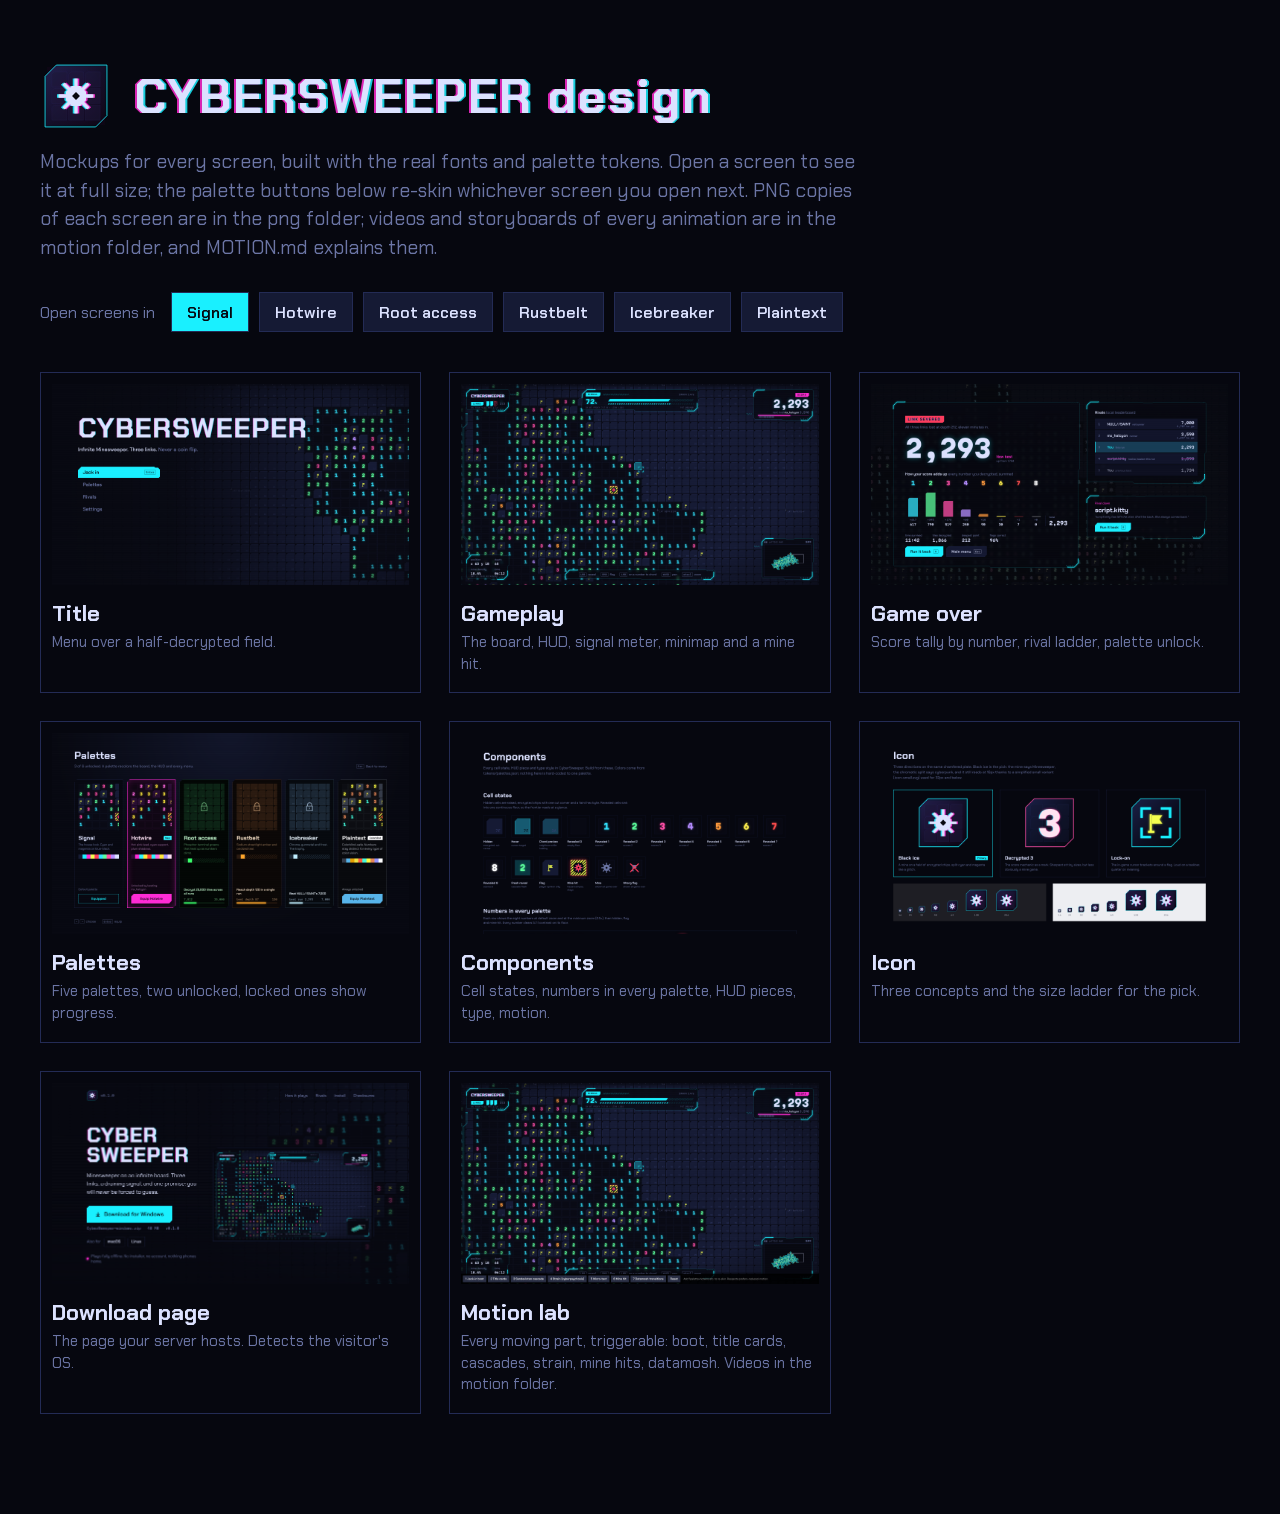
<file: design/index.html>
<!doctype html>
<html lang="en">
<head>
<meta charset="utf-8">
<meta name="viewport" content="width=device-width, initial-scale=1">
<title>CyberSweeper design</title>
<link rel="icon" href="icon/png/icon-32.png">
<link rel="stylesheet" href="shared/cs.css">
<style>
  .wrap { max-width: 1280px; margin: 0 auto; padding: 60px 40px 100px; }
  .head { display: flex; gap: 22px; align-items: center; }
  .head img { width: 72px; height: 72px; }
  h1 { font-size: 48px; }
  .intro { margin-top: 16px; font-size: 19px; line-height: 1.5; color: var(--ink-dim); max-width: 68ch; }
  .pal { margin-top: 30px; display: flex; flex-wrap: wrap; gap: 10px; align-items: center; }
  .pal span { font-size: 16px; color: var(--ink-dim); margin-right: 6px; }
  .pal button { font: 600 16px var(--f-ui); color: var(--ink); background: var(--tile); border: 0; height: 40px; padding: 0 16px; cursor: pointer; box-shadow: inset 0 0 0 1px var(--tile-edge); }
  .pal button[aria-pressed="true"] { color: var(--void); background: var(--accent); }
  .pal button:focus-visible { outline: 2px solid var(--ink); outline-offset: 3px; }
  .grid { margin-top: 40px; display: grid; grid-template-columns: repeat(auto-fill, minmax(360px, 1fr)); gap: 28px; }
  .card { display: block; text-decoration: none; color: var(--ink); box-shadow: inset 0 0 0 1px var(--tile-edge); padding: 12px 12px 18px; }
  .card:hover, .card:focus-visible { box-shadow: inset 0 0 0 2px var(--accent); outline: none; }
  .card img { display: block; width: 100%; aspect-ratio: 16 / 9; object-fit: cover; object-position: top; background: var(--void); }
  .card h2 { margin-top: 14px; font-size: 22px; }
  .card p { margin-top: 4px; font-size: 15px; color: var(--ink-dim); line-height: 1.45; }
  @media (max-width: 600px) { .wrap { padding: 32px 16px 60px; } h1 { font-size: 34px; } .grid { grid-template-columns: 1fr; } }
</style>
</head>
<body>
<div class="wrap">
  <div class="head"><img src="icon/icon.svg" alt=""><h1 class="wordmark">CYBERSWEEPER design</h1></div>
  <p class="intro">Mockups for every screen, built with the real fonts and palette tokens. Open a screen to see it at full size; the palette buttons below re-skin whichever screen you open next. PNG copies of each screen are in the png folder; videos and storyboards of every animation are in the motion folder, and MOTION.md explains them.</p>
  <div class="pal" id="pal"><span>Open screens in</span></div>
  <div class="grid" id="grid"></div>
</div>
<script>
  const screens = [
    ["title", "Title", "Menu over a half-decrypted field.", "title-signal.png"],
    ["gameplay", "Gameplay", "The board, HUD, signal meter, minimap and a mine hit.", "gameplay-signal.png"],
    ["game-over", "Game over", "Score tally by number, rival ladder, palette unlock.", "game-over-signal.png"],
    ["palettes", "Palettes", "Five palettes, two unlocked, locked ones show progress.", "palettes.png"],
    ["components", "Components", "Cell states, numbers in every palette, HUD pieces, type, motion.", "components.png"],
    ["icon", "Icon", "Three concepts and the size ladder for the pick.", "icon.png"],
    ["download-page", "Download page", "The page your server hosts. Detects the visitor's OS.", "download-page.png"],
    ["motion", "Motion lab", "Every moving part, triggerable: boot, title cards, cascades, strain, mine hits, datamosh. Videos in the motion folder.", "motion-lab.png"],
  ];
  const pals = [["signal", "Signal"], ["hotwire", "Hotwire"], ["root-access", "Root access"], ["rustbelt", "Rustbelt"], ["icebreaker", "Icebreaker"], ["plaintext", "Plaintext"]];
  let cur = "signal";
  try { cur = localStorage.getItem("cs-pal") || "signal"; } catch (e) {}
  const pal = document.getElementById("pal"), grid = document.getElementById("grid");
  function draw() {
    document.documentElement.setAttribute("data-palette", cur);
    pal.querySelectorAll("button").forEach((b) => b.setAttribute("aria-pressed", b.dataset.id === cur));
    grid.innerHTML = screens.map(([f, n, d, png]) => {
      const img = f === "gameplay" ? `gameplay-${cur}.png` : png;
      return `<a class="card" href="mockups/${f}.html?palette=${cur}"><img src="png/${img}" alt="${n} mockup"><h2>${n}</h2><p>${d}</p></a>`;
    }).join("");
  }
  pal.insertAdjacentHTML("beforeend", pals.map(([id, n]) => `<button data-id="${id}">${n}</button>`).join(""));
  pal.addEventListener("click", (e) => { const b = e.target.closest("button"); if (!b) return; cur = b.dataset.id; try { localStorage.setItem("cs-pal", cur); } catch (e) {} draw(); });
  draw();
</script>
</body>
</html>
</file>
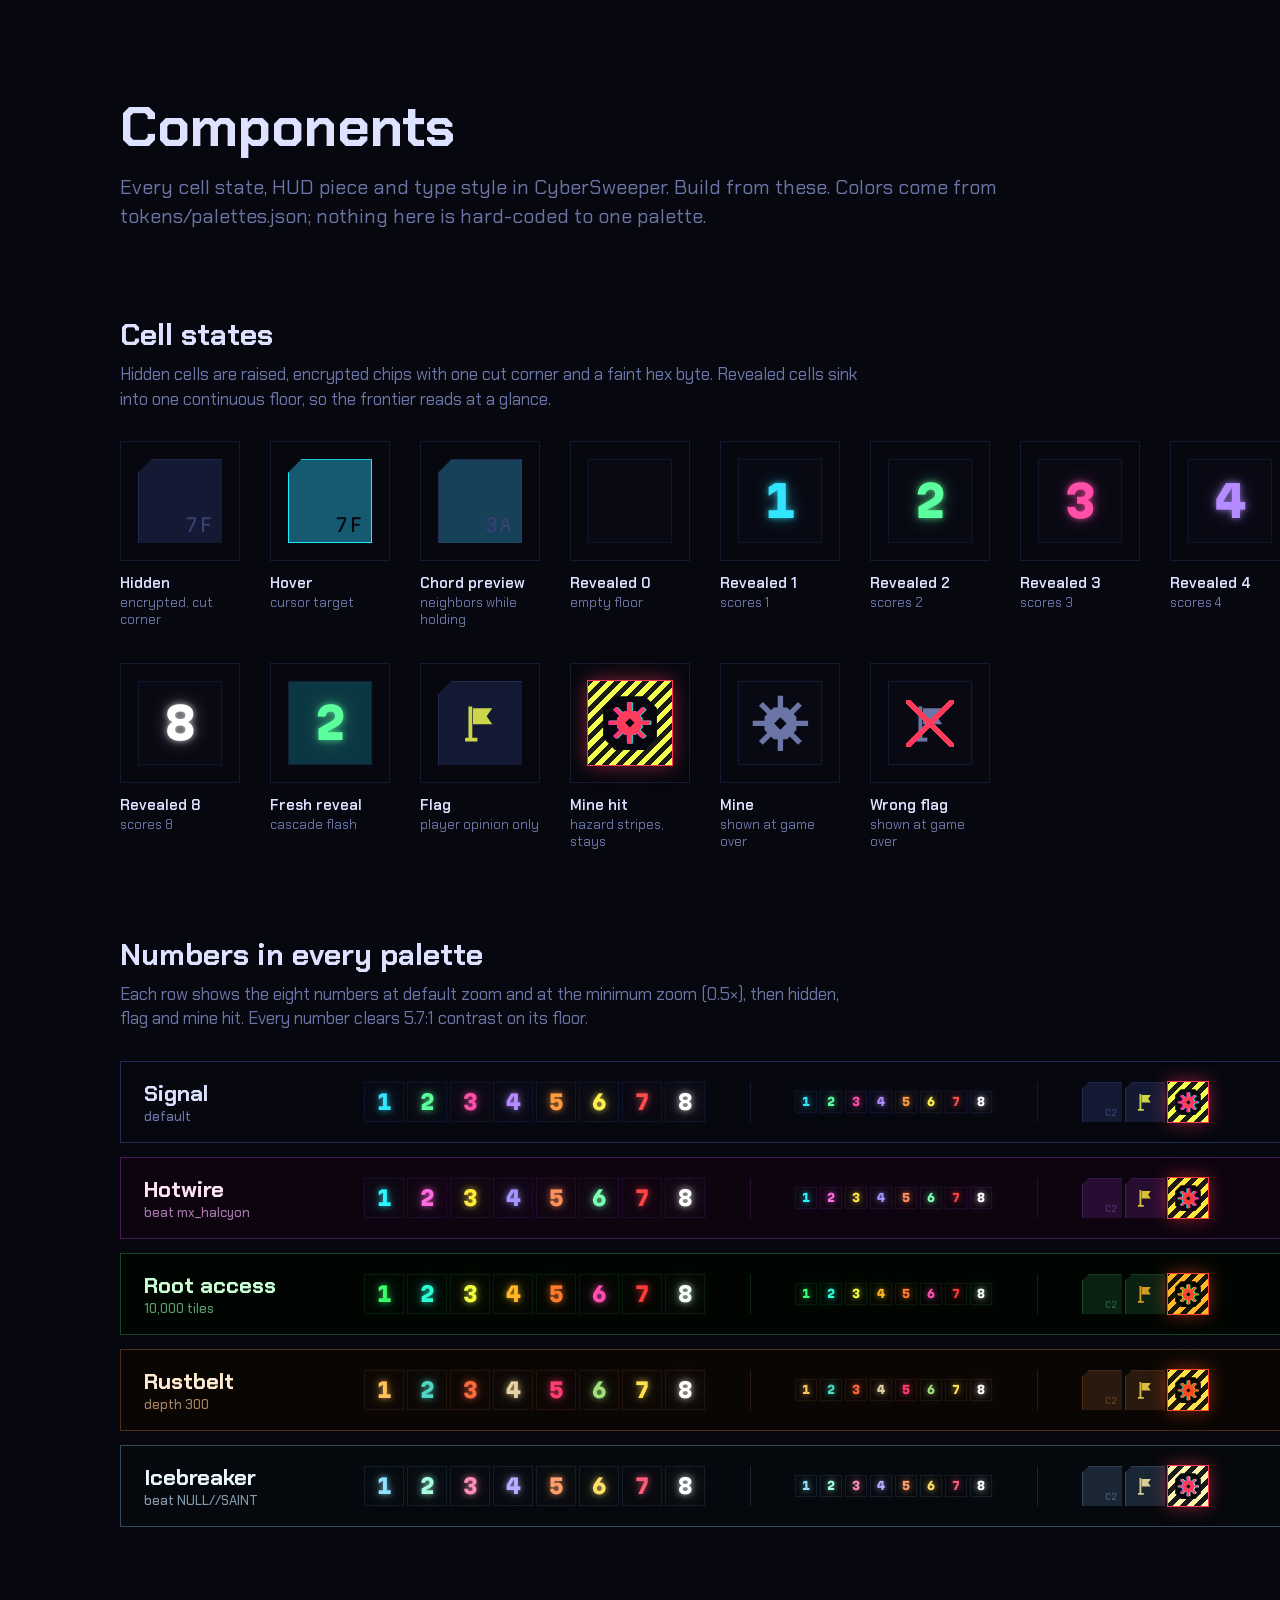
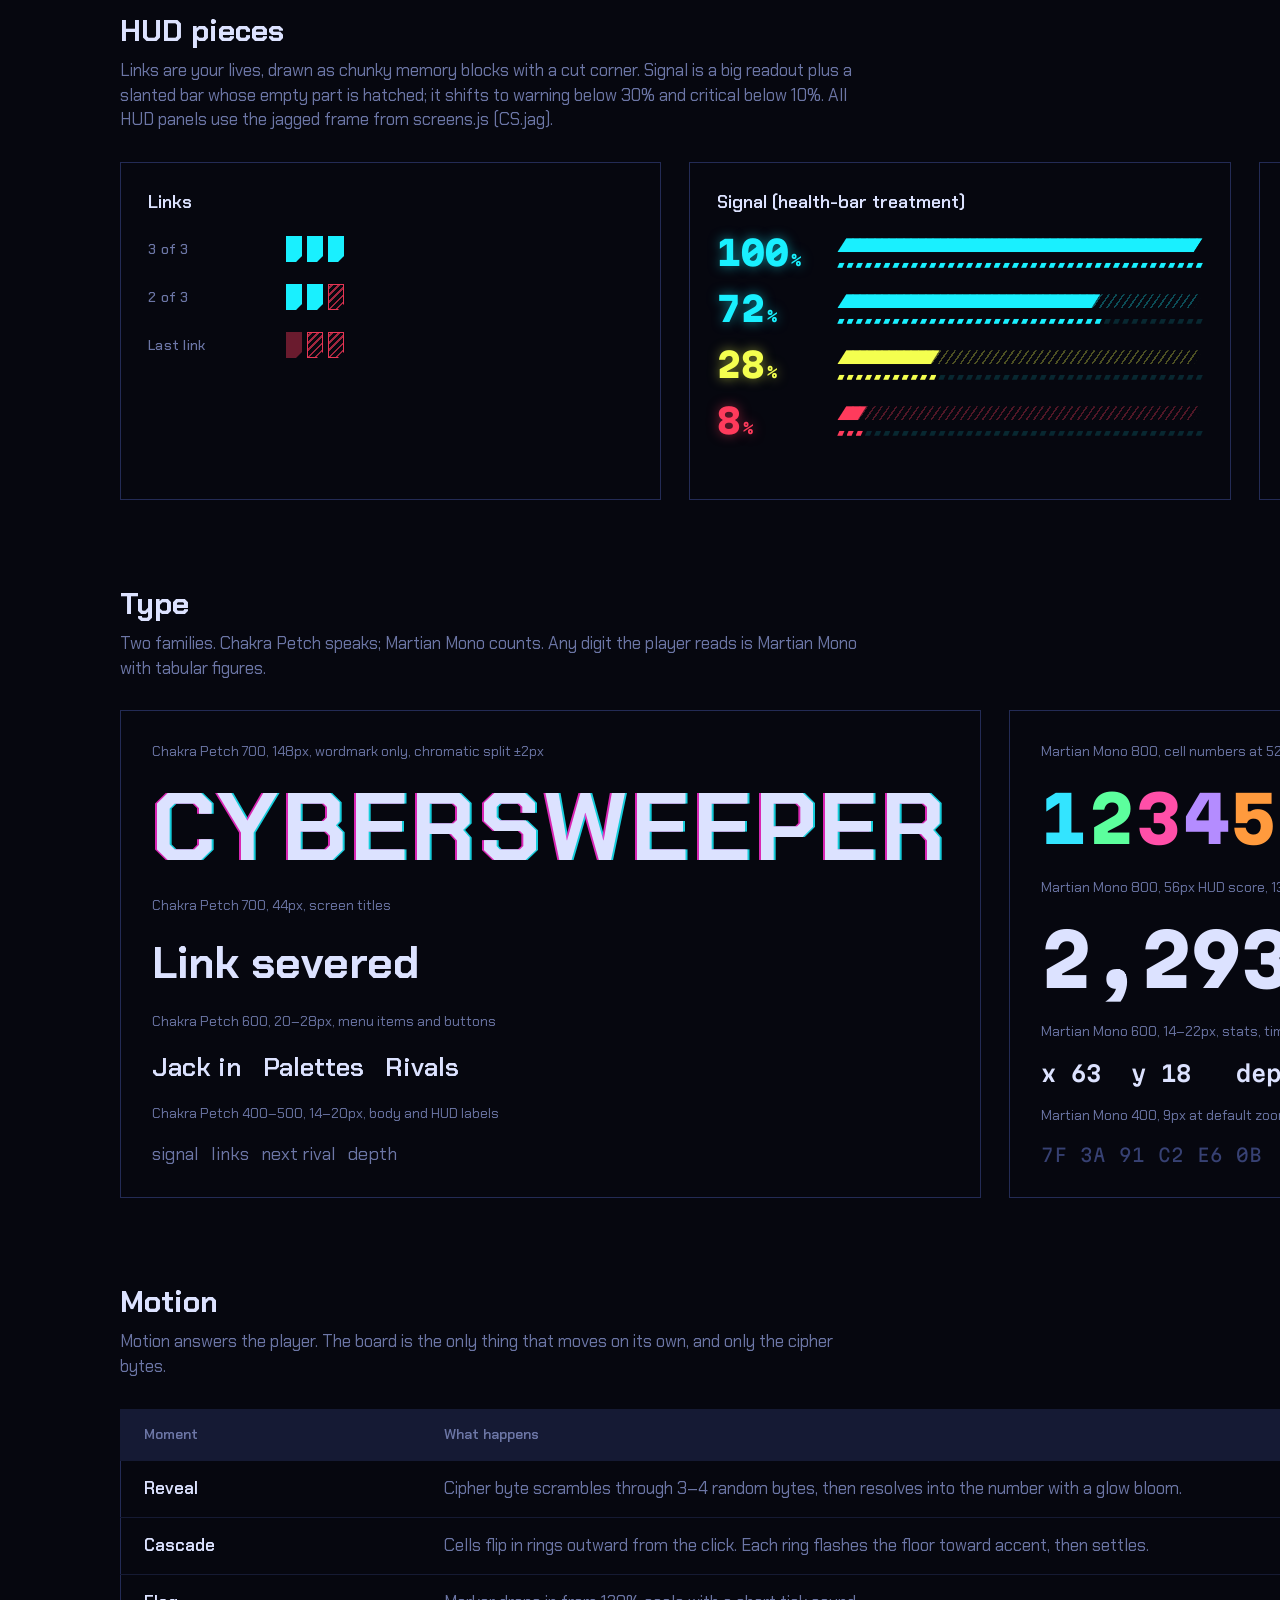
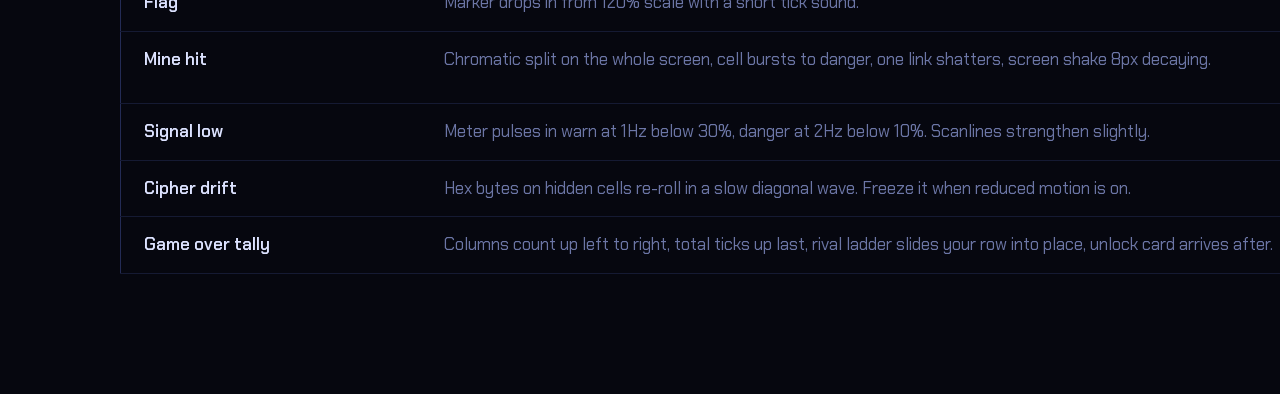
<file: design/mockups/components.html>
<!doctype html>
<html lang="en">
<head>
<meta charset="utf-8">
<title>CyberSweeper — components</title>
<link rel="stylesheet" href="../shared/cs.css">
<link rel="stylesheet" href="../shared/screens.css">
<style>
  body { width: 1920px; }
  .page { padding: 90px 120px 120px; }
  h1 { font-size: 56px; font-weight: 700; }
  .intro { margin-top: 10px; font-size: 20px; color: var(--ink-dim); max-width: 70ch; line-height: 1.45; }
  section { margin-top: 84px; }
  h2 { font-size: 30px; font-weight: 700; }
  h2 + p { margin-top: 8px; font-size: 17px; color: var(--ink-dim); max-width: 75ch; line-height: 1.45; }
  .states { margin-top: 30px; display: flex; flex-wrap: wrap; gap: 34px 30px; --cell: 84px; }
  .st { display: grid; gap: 12px; justify-items: start; align-content: start; width: 120px; }
  .st .well { width: 120px; height: 120px; display: grid; place-items: center; background: var(--void); box-shadow: inset 0 0 0 1px var(--grid); position: relative; }
  .st .cap { font-size: 15px; font-weight: 600; color: var(--ink); }
  .st .cap small { display: block; font-weight: 400; color: var(--ink-dim); font-size: 13px; margin-top: 2px; line-height: 1.3; }
  .matrix { margin-top: 30px; display: grid; gap: 14px; }
  .mrow { display: grid; grid-template-columns: 220px max-content 90px max-content 90px max-content; justify-content: start; align-items: center; gap: 0; padding: 18px 24px; background: var(--void); box-shadow: inset 0 0 0 1px var(--tile-edge); }
  .mrow .pn { font-size: 22px; font-weight: 700; color: var(--ink); }
  .mrow .pn small { display: block; font-size: 13px; font-weight: 500; color: var(--ink-dim); }
  .cells { display: flex; gap: 3px; }
  .cells.z1 { --cell: 40px; } .cells.z05 { --cell: 22px; }
  .sep { width: 1px; height: 40px; background: var(--grid); justify-self: center; }
  .hud { margin-top: 30px; display: grid; grid-template-columns: repeat(3, 1fr); gap: 28px; }
  .hcard { position: relative; padding: 28px; background: var(--void); box-shadow: inset 0 0 0 1px var(--tile-edge); display: grid; gap: 22px; align-content: start; }
  .hcard h3 { font-size: 18px; font-weight: 600; }
  .hrow { display: flex; align-items: center; gap: 18px; }
  .hrow .lbl { width: 120px; }
  .meterbox { width: 380px; }
  .meterbox .top { display: flex; justify-content: space-between; margin-bottom: 8px; }
  .meterbox .pct { font-family: var(--f-data); font-weight: 600; font-size: 14px; color: var(--mc, var(--accent)); }
  .link.pulse { box-shadow: 0 0 0 4px color-mix(in srgb, var(--danger) 30%, transparent), 0 0 18px var(--danger); border-color: var(--danger); background: color-mix(in srgb, var(--danger) 40%, transparent); }
  .type { margin-top: 30px; display: grid; grid-template-columns: 1fr 1fr; gap: 28px; }
  .spec { padding: 32px; background: var(--void); box-shadow: inset 0 0 0 1px var(--tile-edge); display: grid; gap: 20px; }
  .spec .meta { font-size: 14px; color: var(--ink-dim); }
  .motion { margin-top: 30px; display: grid; grid-template-columns: 300px 1fr 200px; background: var(--void); box-shadow: inset 0 0 0 1px var(--tile-edge); }
  .motion > div { padding: 16px 24px; border-bottom: 1px solid var(--grid); font-size: 17px; line-height: 1.4; }
  .motion .k { font-weight: 600; color: var(--ink); }
  .motion .d { color: var(--ink-dim); }
  .motion .t { font-family: var(--f-data); font-size: 14px; color: var(--accent); }
  .motion .hd { font-size: 14px; font-weight: 600; color: var(--ink-dim); background: var(--tile); }
  .pop-demo { position: relative; height: 40px; }
  .pop-demo .pop { position: static; display: inline-block; }
</style>
</head>
<body>
<div class="page">
  <h1>Components</h1>
  <p class="intro">Every cell state, HUD piece and type style in CyberSweeper. Build from these. Colors come from tokens/palettes.json; nothing here is hard-coded to one palette.</p>

  <section>
    <h2>Cell states</h2>
    <p>Hidden cells are raised, encrypted chips with one cut corner and a faint hex byte. Revealed cells sink into one continuous floor, so the frontier reads at a glance.</p>
    <div class="states" id="states"></div>
  </section>

  <section>
    <h2>Numbers in every palette</h2>
    <p>Each row shows the eight numbers at default zoom and at the minimum zoom (0.5×), then hidden, flag and mine hit. Every number clears 5.7:1 contrast on its floor.</p>
    <div class="matrix" id="matrix"></div>
  </section>

  <section>
    <h2>HUD pieces</h2>
    <p>Links are your lives, drawn as chunky memory blocks with a cut corner. Signal is a big readout plus a slanted bar whose empty part is hatched; it shifts to warning below 30% and critical below 10%. All HUD panels use the jagged frame from screens.js (CS.jag).</p>
    <div class="hud">
      <div class="hcard">
        <h3>Links</h3>
        <div class="hrow"><span class="lbl">3 of 3</span><div class="links"><i class="link"></i><i class="link"></i><i class="link"></i></div></div>
        <div class="hrow"><span class="lbl">2 of 3</span><div class="links"><i class="link"></i><i class="link"></i><i class="link lost"></i></div></div>
        <div class="hrow"><span class="lbl">Last link</span><div class="links"><i class="link pulse"></i><i class="link lost"></i><i class="link lost"></i></div></div>
      </div>
      <div class="hcard">
        <h3>Signal (health-bar treatment)</h3>
        <div class="sig" style=""><span class="read">100<small>%</small></span><div class="sigbar" style="--p:100%"><i></i></div><div class="meter"><i class="on"></i><i class="on"></i><i class="on"></i><i class="on"></i><i class="on"></i><i class="on"></i><i class="on"></i><i class="on"></i><i class="on"></i><i class="on"></i><i class="on"></i><i class="on"></i><i class="on"></i><i class="on"></i><i class="on"></i><i class="on"></i><i class="on"></i><i class="on"></i><i class="on"></i><i class="on"></i><i class="on"></i><i class="on"></i><i class="on"></i><i class="on"></i><i class="on"></i><i class="on"></i><i class="on"></i><i class="on"></i><i class="on"></i><i class="on"></i><i class="on"></i><i class="on"></i><i class="on"></i><i class="on"></i><i class="on"></i><i class="on"></i><i class="on"></i><i class="on"></i><i class="on"></i><i class="on"></i></div></div>
        <div class="sig" style=""><span class="read">72<small>%</small></span><div class="sigbar" style="--p:72%"><i></i></div><div class="meter"><i class="on"></i><i class="on"></i><i class="on"></i><i class="on"></i><i class="on"></i><i class="on"></i><i class="on"></i><i class="on"></i><i class="on"></i><i class="on"></i><i class="on"></i><i class="on"></i><i class="on"></i><i class="on"></i><i class="on"></i><i class="on"></i><i class="on"></i><i class="on"></i><i class="on"></i><i class="on"></i><i class="on"></i><i class="on"></i><i class="on"></i><i class="on"></i><i class="on"></i><i class="on"></i><i class="on"></i><i class="on"></i><i class="on"></i><i class=""></i><i class=""></i><i class=""></i><i class=""></i><i class=""></i><i class=""></i><i class=""></i><i class=""></i><i class=""></i><i class=""></i><i class=""></i></div></div>
        <div class="sig" style="--mc:var(--warn)"><span class="read">28<small>%</small></span><div class="sigbar" style="--p:28%"><i></i></div><div class="meter"><i class="on"></i><i class="on"></i><i class="on"></i><i class="on"></i><i class="on"></i><i class="on"></i><i class="on"></i><i class="on"></i><i class="on"></i><i class="on"></i><i class="on"></i><i class=""></i><i class=""></i><i class=""></i><i class=""></i><i class=""></i><i class=""></i><i class=""></i><i class=""></i><i class=""></i><i class=""></i><i class=""></i><i class=""></i><i class=""></i><i class=""></i><i class=""></i><i class=""></i><i class=""></i><i class=""></i><i class=""></i><i class=""></i><i class=""></i><i class=""></i><i class=""></i><i class=""></i><i class=""></i><i class=""></i><i class=""></i><i class=""></i><i class=""></i></div></div>
        <div class="sig" style="--mc:var(--danger)"><span class="read">8<small>%</small></span><div class="sigbar" style="--p:8%"><i></i></div><div class="meter"><i class="on"></i><i class="on"></i><i class="on"></i><i class=""></i><i class=""></i><i class=""></i><i class=""></i><i class=""></i><i class=""></i><i class=""></i><i class=""></i><i class=""></i><i class=""></i><i class=""></i><i class=""></i><i class=""></i><i class=""></i><i class=""></i><i class=""></i><i class=""></i><i class=""></i><i class=""></i><i class=""></i><i class=""></i><i class=""></i><i class=""></i><i class=""></i><i class=""></i><i class=""></i><i class=""></i><i class=""></i><i class=""></i><i class=""></i><i class=""></i><i class=""></i><i class=""></i><i class=""></i><i class=""></i><i class=""></i><i class=""></i></div></div>
      </div>
      <div class="hcard">
        <h3>Buttons and feedback</h3>
        <div class="hrow"><a class="btn">Run it back <span class="kbd">R</span></a><a class="btn ghost">Main menu</a></div>
        <div class="hrow"><a class="btn" style="outline: 2px solid var(--ink); outline-offset: 4px;">Focused</a></div>
        <div class="hrow"><span class="lbl">score popups</span><div class="pop-demo"><span class="pop" style="--pc: var(--n1)">+1</span> <span class="pop" style="--pc: var(--n3)">+3</span> <span class="pop" style="--pc: var(--n5)">+5</span> <span class="pop" style="--pc: var(--accent)">+27</span></div></div>
        <div class="hrow"><span class="lbl">cascade popup</span><span class="lbl" style="width:auto">sums the whole cascade into one popup, in accent</span></div>
      </div>
    </div>
  </section>

  <section>
    <h2>Type</h2>
    <p>Two families. Chakra Petch speaks; Martian Mono counts. Any digit the player reads is Martian Mono with tabular figures.</p>
    <div class="type">
      <div class="spec">
        <span class="meta">Chakra Petch 700, 148px, wordmark only, chromatic split ±2px</span>
        <span class="wordmark" style="font-size: 96px; line-height: 1">CYBERSWEEPER</span>
        <span class="meta">Chakra Petch 700, 44px, screen titles</span>
        <span style="font-size: 44px; font-weight: 700">Link severed</span>
        <span class="meta">Chakra Petch 600, 20–28px, menu items and buttons</span>
        <span style="font-size: 26px; font-weight: 600">Jack in&nbsp;&nbsp;&nbsp;Palettes&nbsp;&nbsp;&nbsp;Rivals</span>
        <span class="meta">Chakra Petch 400–500, 14–20px, body and HUD labels</span>
        <span style="font-size: 18px; color: var(--ink-dim)">signal&nbsp;&nbsp;&nbsp;links&nbsp;&nbsp;&nbsp;next rival&nbsp;&nbsp;&nbsp;depth</span>
      </div>
      <div class="spec">
        <span class="meta">Martian Mono 800, cell numbers at 52% of cell size</span>
        <span class="num" style="font-size: 64px; font-weight: 800; letter-spacing: .04em"><span style="color:var(--n1)">1</span><span style="color:var(--n2)">2</span><span style="color:var(--n3)">3</span><span style="color:var(--n4)">4</span><span style="color:var(--n5)">5</span><span style="color:var(--n6)">6</span><span style="color:var(--n7)">7</span><span style="color:var(--n8)">8</span></span>
        <span class="meta">Martian Mono 800, 56px HUD score, 132px game-over score</span>
        <span class="num" style="font-size: 72px; font-weight: 800">2,293</span>
        <span class="meta">Martian Mono 600, 14–22px, stats, timers, coordinates</span>
        <span class="num" style="font-size: 22px; font-weight: 600; white-space: pre">x 63  y 18   depth 65   06:12</span>
        <span class="meta">Martian Mono 400, 9px at default zoom, cipher bytes on hidden cells</span>
        <span class="num" style="font-size: 18px; color: var(--cipher)">7F 3A 91 C2 E6 0B</span>
      </div>
    </div>
  </section>

  <section>
    <h2>Motion</h2>
    <p>Motion answers the player. The board is the only thing that moves on its own, and only the cipher bytes.</p>
    <div class="motion">
      <div class="hd">Moment</div><div class="hd">What happens</div><div class="hd">Timing</div>
      <div class="k">Reveal</div><div class="d">Cipher byte scrambles through 3–4 random bytes, then resolves into the number with a glow bloom.</div><div class="t">120ms</div>
      <div class="k">Cascade</div><div class="d">Cells flip in rings outward from the click. Each ring flashes the floor toward accent, then settles.</div><div class="t">18ms per ring</div>
      <div class="k">Flag</div><div class="d">Marker drops in from 120% scale with a short tick sound.</div><div class="t">90ms</div>
      <div class="k">Mine hit</div><div class="d">Chromatic split on the whole screen, cell bursts to danger, one link shatters, screen shake 8px decaying.</div><div class="t">400ms glitch, 250ms shake</div>
      <div class="k">Signal low</div><div class="d">Meter pulses in warn at 1Hz below 30%, danger at 2Hz below 10%. Scanlines strengthen slightly.</div><div class="t">1Hz / 2Hz</div>
      <div class="k">Cipher drift</div><div class="d">Hex bytes on hidden cells re-roll in a slow diagonal wave. Freeze it when reduced motion is on.</div><div class="t">80ms per cell</div>
      <div class="k">Game over tally</div><div class="d">Columns count up left to right, total ticks up last, rival ladder slides your row into place, unlock card arrives after.</div><div class="t">1.6s total</div>
    </div>
  </section>
</div>
<script src="../shared/board.js"></script>
<script>
  CS.applyPalette(); CS.injectGlyphs();
  // meters
  document.querySelectorAll(".meter[data-on]").forEach((m) => { const on = +m.dataset.on; m.innerHTML = Array.from({ length: 40 }, (_, i) => `<i class="${i < on ? "on" : ""}"></i>`).join(""); });
  const cell = (cls, inner = "", attrs = "") => `<div class="c ${cls}" ${attrs}>${inner}</div>`;
  const states = [
    [cell("h", "", 'data-b="7F"'), "Hidden", "encrypted, cut corner"],
    [cell("h hover", "", 'data-b="7F"'), "Hover", "cursor target"],
    [cell("h chord", "", 'data-b="3A"'), "Chord preview", "neighbors while holding"],
    [cell("r"), "Revealed 0", "empty floor"],
    ...[1, 2, 3, 4, 5, 6, 7, 8].map((n) => [cell("r", n, `data-n="${n}"`), `Revealed ${n}`, n === 1 ? "scores 1" : `scores ${n}`]),
    [cell("r fresh", 2, 'data-n="2"'), "Fresh reveal", "cascade flash"],
    [cell("h f", CS.svg("g-flag")), "Flag", "player opinion only"],
    [cell("m hit", CS.svg("g-mine")), "Mine hit", "hazard stripes, stays"],
    [cell("m shown", CS.svg("g-mine")), "Mine", "shown at game over"],
    [cell("h f wrong", CS.svg("g-flag")), "Wrong flag", "shown at game over"],
  ];
  document.getElementById("states").innerHTML = states.map(([c, a, b]) => `<div class="st"><div class="well">${c}</div><div class="cap">${a}<small>${b}</small></div></div>`).join("");
  // matrix
  const pals = [["signal", "Signal", "default"], ["hotwire", "Hotwire", "beat mx_halcyon"], ["root-access", "Root access", "10,000 tiles"], ["rustbelt", "Rustbelt", "depth 300"], ["icebreaker", "Icebreaker", "beat NULL//SAINT"]];
  const nums = (z) => `<div class="cells ${z}">${[1, 2, 3, 4, 5, 6, 7, 8].map((n) => cell("r", n, `data-n="${n}"`)).join("")}</div>`;
  const extras = `<div class="cells z1">${cell("h", "", 'data-b="C2"') + cell("h f", CS.svg("g-flag")) + cell("m hit", CS.svg("g-mine"))}</div>`;
  document.getElementById("matrix").innerHTML = pals.map(([id, name, how]) => `<div class="mrow" data-palette="${id}"><div class="pn">${name}<small>${how}</small></div>${nums("z1")}<span class="sep"></span>${nums("z05")}<span class="sep"></span>${extras}</div>`).join("");
</script>
</body>
</html>
</file>
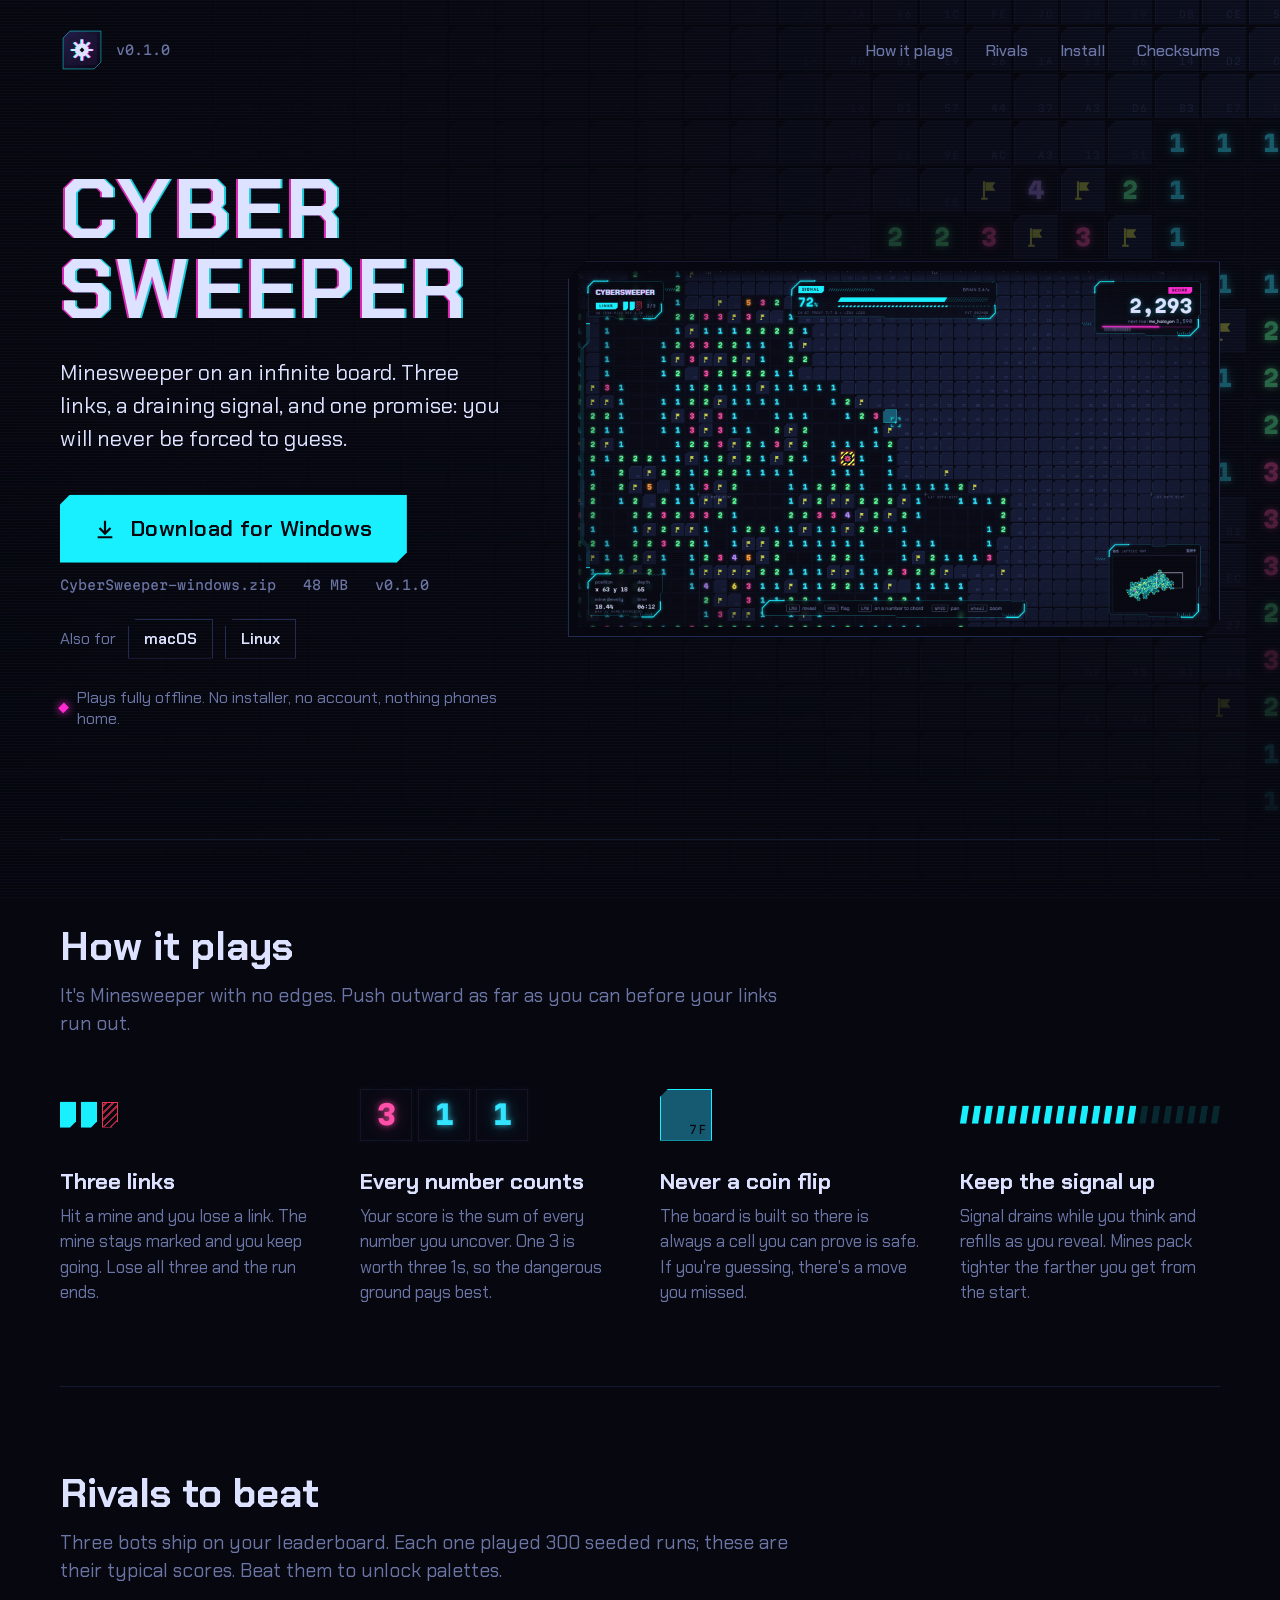
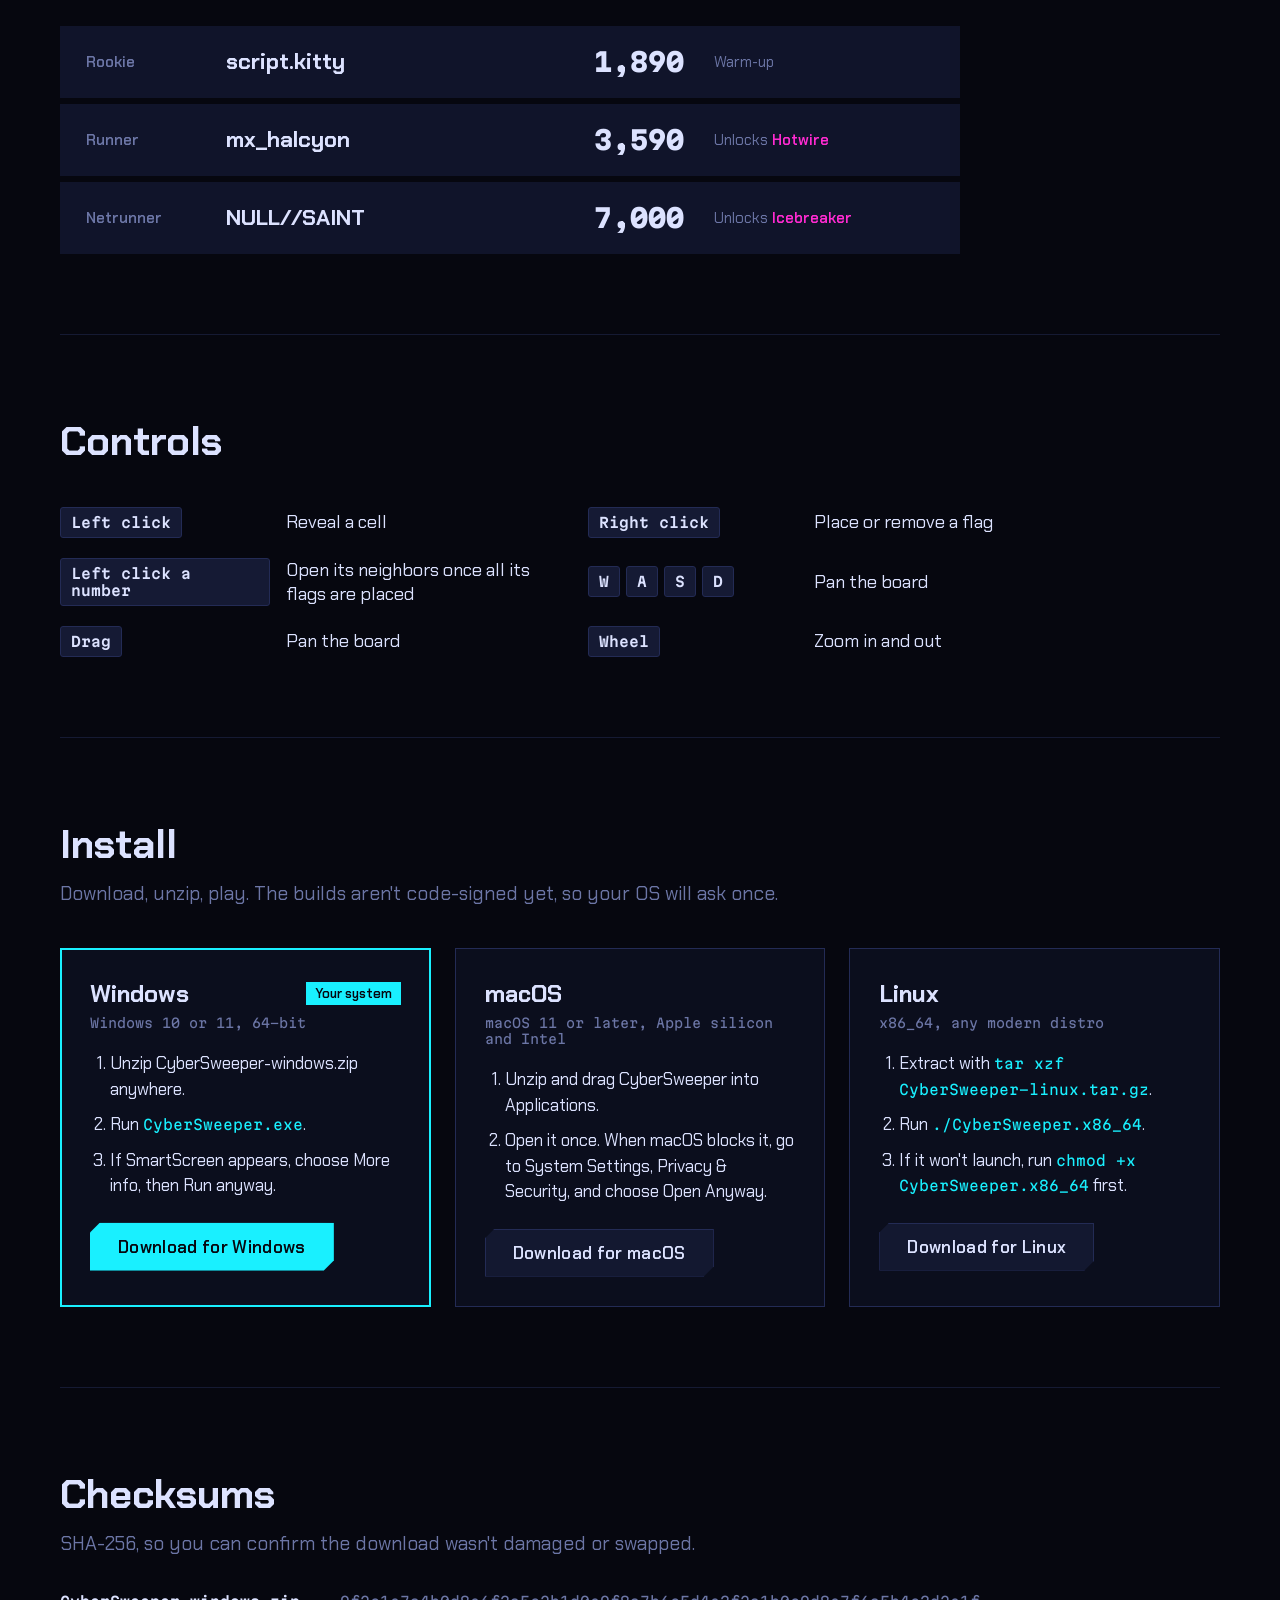
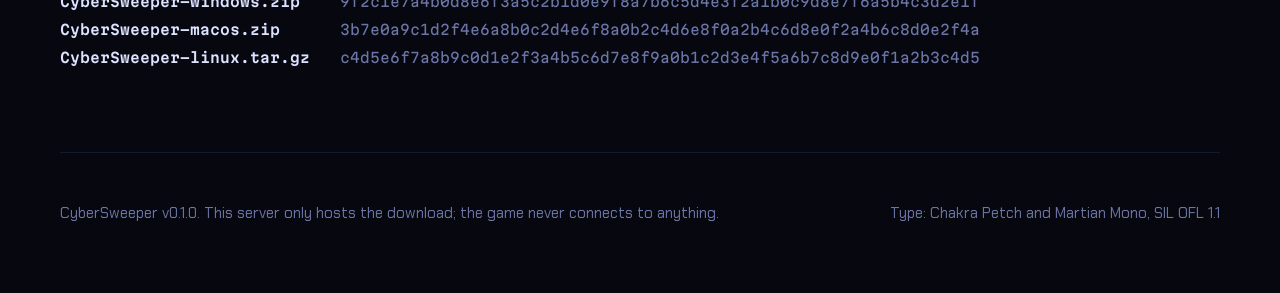
<file: design/mockups/download-page.html>
<!doctype html>
<html lang="en">
<head>
<meta charset="utf-8">
<meta name="viewport" content="width=device-width, initial-scale=1">
<title>CyberSweeper — download</title>
<link rel="stylesheet" href="../shared/cs.css">
<style>
  /* Mockup of the public download page. The real page must be a single self-contained index.html: inline this CSS, self-host the fonts, no CDNs. */
  body { position: relative; }
  body::after { content: ""; position: fixed; inset: 0; pointer-events: none; background: repeating-linear-gradient(to bottom, color-mix(in srgb, var(--ink) 2.5%, transparent) 0 1px, transparent 1px 3px); }
  .wrap { position: relative; z-index: 1; max-width: 1240px; margin: 0 auto; padding: 0 40px; }
  .bgfield { position: absolute; left: 0; right: 0; top: 0; height: 900px; overflow: hidden; z-index: 0; --cell: 44px; opacity: .55;
    -webkit-mask-image: linear-gradient(to bottom, #000 0%, #000 45%, transparent 100%); mask-image: linear-gradient(to bottom, #000 0%, #000 45%, transparent 100%); }
  .bgfield::after { content: ""; position: absolute; inset: 0; background: linear-gradient(90deg, var(--void) 0%, color-mix(in srgb, var(--void) 85%, transparent) 45%, color-mix(in srgb, var(--void) 30%, transparent) 100%); }

  .top { display: flex; justify-content: space-between; align-items: center; padding: 28px 0; }
  .top .mark { display: flex; align-items: center; gap: 12px; font-family: var(--f-data); font-size: 13px; color: var(--ink-dim); }
  .top .mark img { width: 44px; height: 44px; }
  .top nav { display: flex; gap: 32px; font-size: 16px; font-weight: 500; }
  .top nav a { color: var(--ink-dim); text-decoration: none; }

  .hero { display: grid; grid-template-columns: .9fr 1.3fr; gap: 56px; align-items: center; padding: 70px 0 110px; }
  .hero h1 { font-size: 84px; line-height: .95; }
  .lede { margin-top: 26px; font-size: 22px; line-height: 1.5; color: var(--ink); max-width: 34ch; }
  .cta { margin-top: 40px; }
  .cta .btn { height: 68px; font-size: 22px; padding: 0 34px; }
  .cta .btn svg { width: 22px; height: 22px; }
  .meta { margin-top: 14px; font-family: var(--f-data); font-size: 13px; color: var(--ink-dim); white-space: pre; }
  .others { margin-top: 26px; display: flex; gap: 12px; align-items: center; font-size: 16px; color: var(--ink-dim); }
  .others a { display: inline-flex; align-items: center; height: 40px; padding: 0 16px; color: var(--ink); text-decoration: none; font-weight: 600; box-shadow: inset 0 0 0 1px var(--tile-edge); clip-path: polygon(8px 0, 100% 0, 100% 100%, 0 100%, 0 8px); }
  .offline { margin-top: 28px; font-size: 16px; color: var(--ink-dim); display: flex; gap: 10px; align-items: center; }
  .offline i { width: 8px; height: 8px; background: var(--accent2); box-shadow: 0 0 8px var(--accent2); transform: rotate(45deg); }
  .shot { position: relative; padding: 10px; background: var(--void); box-shadow: inset 0 0 0 1px var(--tile-edge), 0 30px 80px color-mix(in srgb, var(--accent) 12%, transparent);
    clip-path: polygon(18px 0, 100% 0, 100% calc(100% - 18px), calc(100% - 18px) 100%, 0 100%, 0 18px); }
  .shot img { display: block; width: 100%; }

  section { padding: 80px 0; border-top: 1px solid var(--grid); }
  h2 { font-size: 40px; font-weight: 700; }
  .sub { margin-top: 10px; font-size: 19px; color: var(--ink-dim); max-width: 62ch; line-height: 1.5; }

  .rules { margin-top: 44px; display: grid; grid-template-columns: repeat(4, 1fr); gap: 40px; }
  .rule .ico { height: 64px; display: flex; align-items: center; gap: 6px; --cell: 52px; }
  .rule h3 { margin-top: 20px; font-size: 22px; font-weight: 700; }
  .rule p { margin-top: 8px; font-size: 17px; line-height: 1.5; color: var(--ink-dim); }

  .rivals { margin-top: 40px; display: grid; gap: 6px; max-width: 900px; }
  .rv { display: grid; grid-template-columns: 140px 1fr 160px 220px; align-items: center; height: 72px; padding: 0 26px; background: color-mix(in srgb, var(--tile) 75%, transparent); }
  .rv .tier { font-size: 15px; font-weight: 600; color: var(--ink-dim); }
  .rv .who { font-size: 22px; font-weight: 700; }
  .rv .pts { font-family: var(--f-data); font-weight: 800; font-size: 26px; text-align: right; padding-right: 30px; }
  .rv .prize { font-size: 15px; color: var(--ink-dim); }
  .rv .prize b { color: var(--accent2); font-weight: 600; }
  .note { margin-top: 16px; font-size: 15px; color: var(--ink-dim); }

  .controls { margin-top: 40px; display: grid; grid-template-columns: repeat(2, 1fr); gap: 20px 56px; max-width: 1000px; }
  .ctl { display: flex; align-items: center; gap: 16px; font-size: 18px; }
  .ctl .keys { min-width: 210px; display: flex; gap: 6px; }
  .ctl .kbd { font-size: 14px; padding: 6px 10px; color: var(--ink); opacity: 1; border-color: var(--tile-edge); background: var(--tile); }

  .os { margin-top: 40px; display: grid; grid-template-columns: repeat(3, 1fr); gap: 24px; }
  .oscard { padding: 30px; box-shadow: inset 0 0 0 1px var(--tile-edge); background: color-mix(in srgb, var(--tile) 40%, transparent); }
  .oscard.detected { box-shadow: inset 0 0 0 2px var(--accent); }
  .oscard h3 { font-size: 24px; font-weight: 700; display: flex; justify-content: space-between; align-items: center; }
  .oscard h3 small { font-size: 13px; font-weight: 600; color: var(--void); background: var(--accent); padding: 3px 9px; }
  .oscard .file { margin-top: 6px; font-family: var(--f-data); font-size: 13px; color: var(--ink-dim); }
  .oscard ol { margin-top: 20px; padding-left: 20px; display: grid; gap: 10px; font-size: 17px; line-height: 1.5; color: var(--ink); }
  .oscard code { font-family: var(--f-data); font-size: 14px; color: var(--accent); }
  .oscard .btn { margin-top: 24px; height: 48px; font-size: 17px; }

  .sums { margin-top: 30px; font-family: var(--f-data); font-size: 14px; line-height: 2; color: var(--ink-dim); white-space: pre; overflow-x: auto; }
  .sums b { color: var(--ink); font-weight: 600; }

  footer { padding: 50px 0 70px; border-top: 1px solid var(--grid); display: flex; justify-content: space-between; font-size: 15px; color: var(--ink-dim); }

  @media (max-width: 900px) {
    .wrap { padding: 0 16px; }
    .hero { grid-template-columns: 1fr; padding: 30px 0 60px; }
    .hero h1 { font-size: 46px; }
    .rules, .os, .controls { grid-template-columns: 1fr; }
    .rv { grid-template-columns: 1fr auto; height: auto; padding: 16px; gap: 4px; }
    .rv .prize { grid-column: 1 / -1; }
    .top nav { display: none; }
    footer { flex-direction: column; gap: 10px; }
  }
  @media (prefers-reduced-motion: reduce) { * { animation: none !important; transition: none !important; } }
</style>
</head>
<body>
<div class="bgfield"><div class="board-viewport" id="bg"></div></div>
<div class="wrap">
  <div class="top">
    <span class="mark"><img src="../icon/icon.svg" alt="CyberSweeper icon">v0.1.0</span>
    <nav><a href="#how">How it plays</a><a href="#rivals">Rivals</a><a href="#install">Install</a><a href="#checksums">Checksums</a></nav>
  </div>

  <div class="hero">
    <div>
      <h1 class="wordmark">CYBER<br>SWEEPER</h1>
      <p class="lede">Minesweeper on an infinite board. Three links, a draining signal, and one promise: you will never be forced to guess.</p>
      <div class="cta">
        <a class="btn" href="#">
          <svg viewBox="0 0 24 24" fill="none" stroke="currentColor" stroke-width="2.4"><path d="M12 3v13M6 11l6 6 6-6M4 21h16"/></svg>
          Download for Windows
        </a>
        <div class="meta">CyberSweeper-windows.zip   48 MB   v0.1.0</div>
      </div>
      <div class="others">Also for <a href="#">macOS</a><a href="#">Linux</a></div>
      <div class="offline"><i></i>Plays fully offline. No installer, no account, nothing phones home.</div>
    </div>
    <div class="shot"><img src="../png/gameplay-signal.png" alt="CyberSweeper gameplay: a field of decrypted numbers meeting encrypted cells, with the signal meter, score and minimap"></div>
  </div>

  <section id="how">
    <h2>How it plays</h2>
    <p class="sub">It's Minesweeper with no edges. Push outward as far as you can before your links run out.</p>
    <div class="rules">
      <div class="rule"><div class="ico"><div class="links"><i class="link"></i><i class="link"></i><i class="link lost"></i></div></div>
        <h3>Three links</h3><p>Hit a mine and you lose a link. The mine stays marked and you keep going. Lose all three and the run ends.</p></div>
      <div class="rule"><div class="ico"><div class="c r" data-n="3">3</div><div class="c r" data-n="1">1</div><div class="c r" data-n="1">1</div></div>
        <h3>Every number counts</h3><p>Your score is the sum of every number you uncover. One 3 is worth three 1s, so the dangerous ground pays best.</p></div>
      <div class="rule"><div class="ico"><div class="c h hover" data-b="7F"></div></div>
        <h3>Never a coin flip</h3><p>The board is built so there is always a cell you can prove is safe. If you're guessing, there's a move you missed.</p></div>
      <div class="rule"><div class="ico" style="width: 100%"><div class="meter" style="width: 100%" id="m"></div></div>
        <h3>Keep the signal up</h3><p>Signal drains while you think and refills as you reveal. Mines pack tighter the farther you get from the start.</p></div>
    </div>
  </section>

  <section id="rivals">
    <h2>Rivals to beat</h2>
    <p class="sub">Three bots ship on your leaderboard. Each one played 300 seeded runs; these are their typical scores. Beat them to unlock palettes.</p>
    <div class="rivals">
      <div class="rv"><span class="tier">Rookie</span><span class="who">script.kitty</span><span class="pts num">1,890</span><span class="prize">Warm-up</span></div>
      <div class="rv"><span class="tier">Runner</span><span class="who">mx_halcyon</span><span class="pts num">3,590</span><span class="prize">Unlocks <b>Hotwire</b></span></div>
      <div class="rv"><span class="tier">Netrunner</span><span class="who">NULL//SAINT</span><span class="pts num">7,000</span><span class="prize">Unlocks <b>Icebreaker</b></span></div>
    </div>
  </section>

  <section>
    <h2>Controls</h2>
    <div class="controls">
      <div class="ctl"><span class="keys"><span class="kbd">Left click</span></span>Reveal a cell</div>
      <div class="ctl"><span class="keys"><span class="kbd">Right click</span></span>Place or remove a flag</div>
      <div class="ctl"><span class="keys"><span class="kbd">Left click a number</span></span>Open its neighbors once all its flags are placed</div>
      <div class="ctl"><span class="keys"><span class="kbd">W</span><span class="kbd">A</span><span class="kbd">S</span><span class="kbd">D</span></span>Pan the board</div>
      <div class="ctl"><span class="keys"><span class="kbd">Drag</span></span>Pan the board</div>
      <div class="ctl"><span class="keys"><span class="kbd">Wheel</span></span>Zoom in and out</div>
    </div>
  </section>

  <section id="install">
    <h2>Install</h2>
    <p class="sub">Download, unzip, play. The builds aren't code-signed yet, so your OS will ask once.</p>
    <div class="os">
      <div class="oscard detected"><h3>Windows <small>Your system</small></h3><div class="file">Windows 10 or 11, 64-bit</div>
        <ol><li>Unzip CyberSweeper-windows.zip anywhere.</li><li>Run <code>CyberSweeper.exe</code>.</li><li>If SmartScreen appears, choose More info, then Run anyway.</li></ol>
        <a class="btn">Download for Windows</a></div>
      <div class="oscard"><h3>macOS</h3><div class="file">macOS 11 or later, Apple silicon and Intel</div>
        <ol><li>Unzip and drag CyberSweeper into Applications.</li><li>Open it once. When macOS blocks it, go to System Settings, Privacy &amp; Security, and choose Open Anyway.</li></ol>
        <a class="btn ghost">Download for macOS</a></div>
      <div class="oscard"><h3>Linux</h3><div class="file">x86_64, any modern distro</div>
        <ol><li>Extract with <code>tar xzf CyberSweeper-linux.tar.gz</code>.</li><li>Run <code>./CyberSweeper.x86_64</code>.</li><li>If it won't launch, run <code>chmod +x CyberSweeper.x86_64</code> first.</li></ol>
        <a class="btn ghost">Download for Linux</a></div>
    </div>
  </section>

  <section id="checksums">
    <h2>Checksums</h2>
    <p class="sub">SHA-256, so you can confirm the download wasn't damaged or swapped.</p>
    <div class="sums"><b>CyberSweeper-windows.zip</b>    9f2c1e7a4b0d8e6f3a5c2b1d0e9f8a7b6c5d4e3f2a1b0c9d8e7f6a5b4c3d2e1f
<b>CyberSweeper-macos.zip</b>      3b7e0a9c1d2f4e6a8b0c2d4e6f8a0b2c4d6e8f0a2b4c6d8e0f2a4b6c8d0e2f4a
<b>CyberSweeper-linux.tar.gz</b>   c4d5e6f7a8b9c0d1e2f3a4b5c6d7e8f9a0b1c2d3e4f5a6b7c8d9e0f1a2b3c4d5</div>
  </section>

  <footer><span>CyberSweeper v0.1.0. This server only hosts the download; the game never connects to anything.</span><span>Type: Chakra Petch and Martian Mono, SIL OFL 1.1</span></footer>
</div>
<script src="../shared/board.js"></script>
<script>
  CS.applyPalette(); CS.injectGlyphs();
  document.getElementById("m").innerHTML = Array.from({ length: 22 }, (_, i) => `<i class="${i < 15 ? "on" : ""}"></i>`).join("");
  const st = CS.makeBoard({ W: 40, H: 22, seed: 99, density: 0.16, start: [30, 7], blobs: [{ x: 30, y: 7, r: 5.5 }, { x: 35, y: 12, r: 4 }], noise: 0.8, flagRate: 0.9, frontierFlagRate: 0.3 });
  CS.render(document.getElementById("bg"), st, { x0: 6, y0: 0, cols: 34, rows: 20, px: -20, py: -20 });
</script>
</body>
</html>
</file>
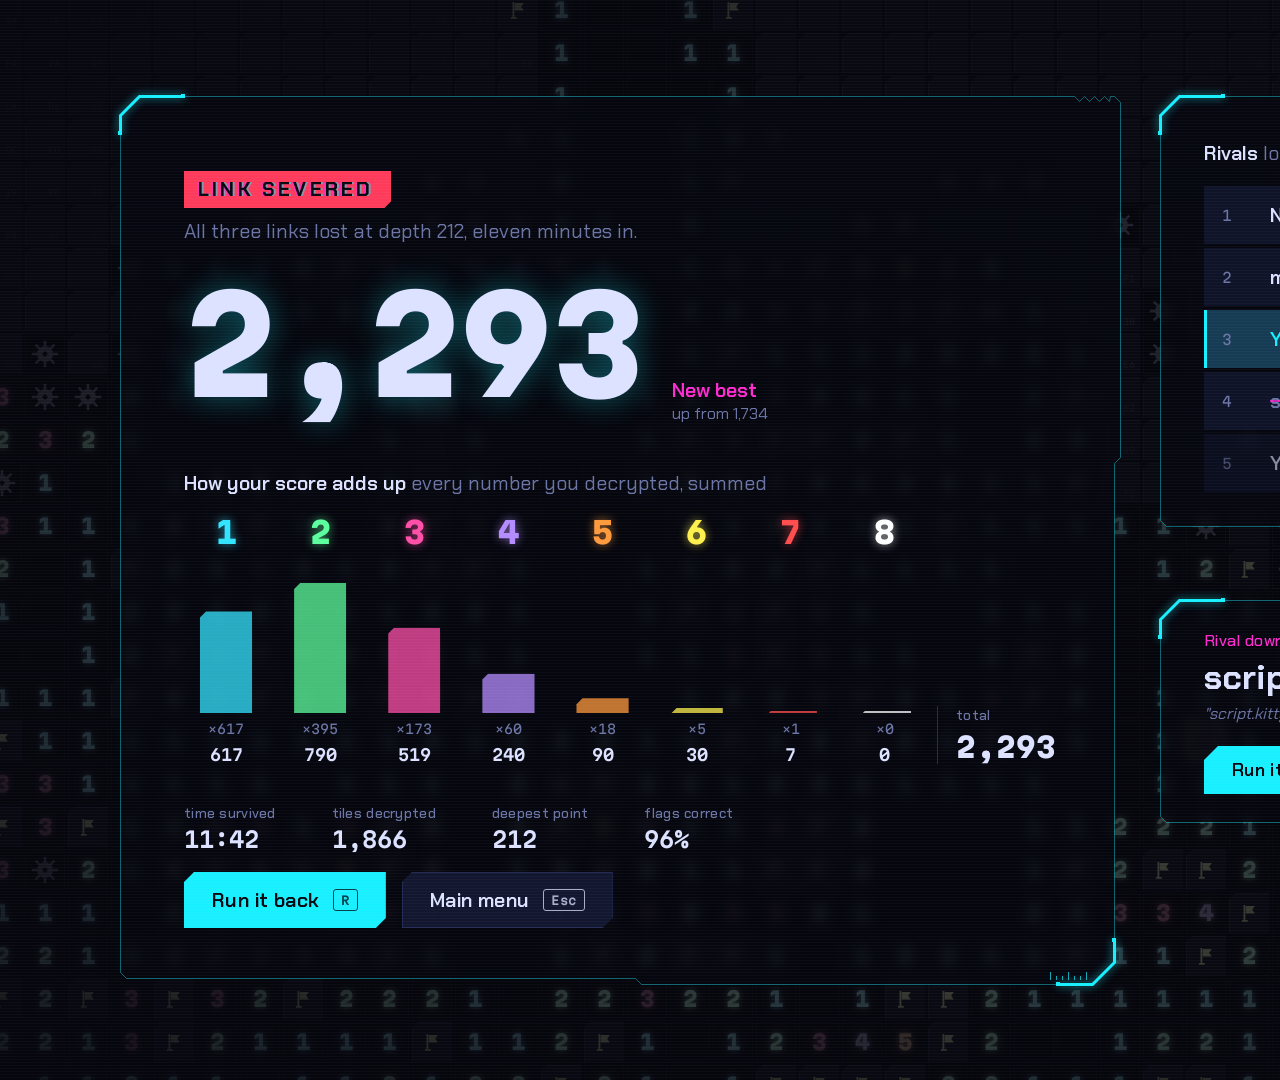
<file: design/mockups/game-over.html>
<!doctype html>
<html lang="en">
<head>
<meta charset="utf-8">
<title>CyberSweeper — game over</title>
<link rel="stylesheet" href="../shared/cs.css">
<link rel="stylesheet" href="../shared/screens.css">
<style>
  #vp { filter: saturate(.35) brightness(.55); }
  .dim { position: absolute; inset: 0; z-index: 6; background: color-mix(in srgb, var(--void) 55%, transparent); }
  .main { left: 120px; top: 96px; width: 1000px; height: 888px; padding: 56px 64px; }
  h1 { font-size: 44px; font-weight: 700; color: var(--danger); letter-spacing: .01em; text-shadow: -2px 0 0 color-mix(in srgb, var(--accent2) 70%, transparent), 2px 0 0 color-mix(in srgb, var(--accent) 50%, transparent); }
  .sub { margin-top: 8px; font-size: 20px; color: var(--ink-dim); }
  .score { margin-top: 34px; display: flex; align-items: baseline; gap: 28px; }
  .score .big { font-family: var(--f-data); font-weight: 800; font-size: 132px; line-height: 1; color: var(--ink); text-shadow: 0 0 30px color-mix(in srgb, var(--accent) 35%, transparent); }
  .score .best { font-size: 20px; font-weight: 600; color: var(--accent2); }
  .score .best span { display: block; font-weight: 400; color: var(--ink-dim); font-size: 16px; }
  h2 { font-size: 20px; font-weight: 600; color: var(--ink); margin-top: 46px; }
  h2 span { font-weight: 400; color: var(--ink-dim); }
  .tally { margin-top: 18px; display: grid; grid-template-columns: repeat(8, 1fr) 1.3fr; gap: 10px; align-items: end; height: 250px; }
  .col { display: grid; grid-template-rows: auto 1fr auto auto; justify-items: center; height: 100%; gap: 8px; }
  .col .n { font-family: var(--f-data); font-weight: 800; font-size: 30px; color: var(--nc); text-shadow: 0 0 10px color-mix(in srgb, var(--nc) 60%, transparent); }
  .col .barwrap { width: 100%; display: flex; align-items: flex-end; justify-content: center; }
  .col .bar { width: 62%; background: color-mix(in srgb, var(--nc) 75%, transparent); box-shadow: 0 0 14px color-mix(in srgb, var(--nc) 40%, transparent); min-height: 2px; clip-path: polygon(0 6px, 6px 0, 100% 0, 100% 100%, 0 100%); }
  .col .cnt { font-family: var(--f-data); font-size: 13px; color: var(--ink-dim); }
  .col .sub2 { font-family: var(--f-data); font-weight: 600; font-size: 16px; color: var(--ink); }
  .eq { display: grid; justify-items: start; align-self: end; padding-left: 18px; border-left: 1px solid var(--tile-edge); gap: 6px; }
  .eq .lbl { font-size: 14px; }
  .eq .v { font-family: var(--f-data); font-weight: 800; font-size: 28px; color: var(--ink); }
  .stats { margin-top: 40px; display: flex; gap: 56px; }
  .stats div { display: grid; gap: 4px; }
  .stats .v { font-family: var(--f-data); font-weight: 600; font-size: 22px; color: var(--ink); }
  .actions { position: absolute; left: 64px; bottom: 56px; display: flex; gap: 16px; }

  .side { right: 120px; top: 96px; width: 640px; padding: 44px 44px 40px; }
  .side h2 { margin-top: 0; }
  .ladder { margin-top: 20px; display: grid; gap: 4px; }
  .rung { display: grid; grid-template-columns: 34px 1fr auto; align-items: center; height: 58px; padding: 0 18px; gap: 14px; background: color-mix(in srgb, var(--tile) 70%, transparent); }
  .rung .rk { font-family: var(--f-data); font-size: 14px; color: var(--ink-dim); }
  .rung .who { font-size: 20px; font-weight: 600; color: var(--ink); }
  .rung .who b { font-weight: inherit; }
  .rung .who small { font-size: 14px; font-weight: 500; color: var(--ink-dim); margin-left: 10px; }
  .rung .pts { font-family: var(--f-data); font-weight: 600; font-size: 20px; color: var(--ink); text-align: right; }
  .rung .pts small { display: block; font-size: 12px; font-weight: 400; color: var(--ink-dim); }
  .rung.you { background: color-mix(in srgb, var(--accent) 16%, var(--tile)); box-shadow: inset 3px 0 0 var(--accent); }
  .rung.you .who { color: var(--accent); }
  .rung.beaten .who b, .rung.beaten .pts { color: var(--ink-dim); text-decoration: line-through; text-decoration-color: color-mix(in srgb, var(--accent2) 80%, transparent); text-decoration-thickness: 2px; }
  .rung.prev { opacity: .6; }

  .unlock { right: 120px; top: 600px; width: 640px; padding: 30px 44px 34px; --cut: 14px; border-color: var(--accent2); box-shadow: 0 0 40px color-mix(in srgb, var(--accent2) 25%, transparent); }
  .unlock .lbl { color: var(--accent2); font-size: 16px; }
  .unlock .name { margin-top: 4px; font-size: 34px; font-weight: 700; color: var(--ink); }
  .unlock .why { margin-top: 4px; font-size: 16px; color: var(--ink-dim); }
  .swatch { margin-top: 18px; display: flex; height: 26px; }
  .swatch i { flex: 1; }
  .unlock .row { margin-top: 22px; display: flex; gap: 14px; }
  .unlock .btn { height: 48px; font-size: 18px; }
</style>
</head>
<body>
<div class="screen fx-scanlines fx-vignette">
  <div class="board-viewport" id="vp"></div>
  <div class="dim"></div>

  <section class="panel main">
    <h1><span class="tagl" style="--tc:var(--danger);font-size:20px;padding:6px 18px 6px 14px">link severed</span></h1>
    <p class="sub">All three links lost at depth 212, eleven minutes in.</p>
    <div class="score">
      <div class="big num">2,293</div>
      <div class="best">New best<span>up from 1,734</span></div>
    </div>
    <h2>How your score adds up <span>every number you decrypted, summed</span></h2>
    <div class="tally" id="tally"></div>
    <div class="stats">
      <div><span class="lbl">time survived</span><span class="v">11:42</span></div>
      <div><span class="lbl">tiles decrypted</span><span class="v">1,866</span></div>
      <div><span class="lbl">deepest point</span><span class="v">212</span></div>
      <div><span class="lbl">flags correct</span><span class="v">96%</span></div>
    </div>
    <div class="actions">
      <a class="btn">Run it back <span class="kbd">R</span></a>
      <a class="btn ghost">Main menu <span class="kbd">Esc</span></a>
    </div>
  </section>

  <section class="panel side">
    <h2>Rivals <span>local leaderboard</span></h2>
    <div class="ladder">
      <div class="rung"><span class="rk">1</span><span class="who">NULL//SAINT<small>netrunner</small></span><span class="pts">7,000<small>4,707 to go</small></span></div>
      <div class="rung"><span class="rk">2</span><span class="who">mx_halcyon<small>runner</small></span><span class="pts">3,590<small>1,297 to go</small></span></div>
      <div class="rung you"><span class="rk">3</span><span class="who">You<small>this run</small></span><span class="pts">2,293</span></div>
      <div class="rung beaten"><span class="rk">4</span><span class="who"><b>script.kitty</b><small>rookie, beaten this run</small></span><span class="pts">1,890</span></div>
      <div class="rung prev"><span class="rk">5</span><span class="who">You<small>previous best</small></span><span class="pts">1,734</span></div>
    </div>
  </section>

  <section class="panel unlock">
    <div class="lbl">Rival down</div>
    <div class="name">script.kitty</div>
    <div class="why" style="font-style:italic">"script.kitty has left the chat. She'll be back. She always comes back."</div>
    <div class="row"><a class="btn">Run it back <span class="kbd">R</span></a></div>
  </section>
</div>
<script src="../shared/board.js"></script>
<script src="../shared/fx.js"></script>
<script src="../shared/screens.js"></script>
<script>
  CS.applyPalette(); CS.injectGlyphs();
  const st = CS.makeBoard({
    W: 150, H: 100, seed: 731, density: 0.17, start: [40, 62],
    blobs: [{ x: 40, y: 62, r: 12 }, { x: 56, y: 55, r: 13 }, { x: 72, y: 49, r: 12 }, { x: 86, y: 43, r: 11 }, { x: 95, y: 50, r: 8 }],
    noise: 0.75, flagRate: 0.92, frontierFlagRate: 0.45, hits: [[97, 44], [80, 36], [99, 55]], wrongFlags: [[104, 47], [90, 33]], gameOver: true
  });
  CS.render(document.getElementById("vp"), st, { x0: 70, y0: 26, cols: 47, rows: 27, px: -18, py: -10 });
  // tally: score = sum of numbers on decrypted tiles
  const counts = [617, 395, 173, 60, 18, 5, 1, 0];
  const subs = counts.map((c, i) => c * (i + 1));
  const total = subs.reduce((a, b) => a + b, 0);
  const max = Math.max(...subs);
  document.getElementById("tally").innerHTML = counts.map((c, i) => `
    <div class="col" style="--nc: var(--n${i + 1})">
      <span class="n">${i + 1}</span>
      <div class="barwrap"><div class="bar" style="height:${Math.max(1, subs[i] / max * 130)}px"></div></div>
      <span class="cnt">×${CS.fmt(c)}</span>
      <span class="sub2">${CS.fmt(subs[i])}</span>
    </div>`).join("") + `<div class="eq"><span class="lbl">total</span><span class="v">${CS.fmt(total)}</span></div>`;
  // swatch of the unlocked palette, read from its tokens
  const probe = document.createElement("div"); probe.setAttribute("data-palette", "hotwire"); document.body.appendChild(probe);
  if (!document.getElementById("sw")) document.body.insertAdjacentHTML("beforeend", '<div id="sw" hidden></div>');
  const cs = getComputedStyle(probe);
  // v2: wrap each panel in a jagged HUD group
  document.querySelectorAll(".screen > .panel").forEach((p, i) => {
    const r = p.getBoundingClientRect(), g = document.createElement("div");
    g.className = "grp deck"; g.dataset.seed = 3 + i * 5; g.style.left = r.left + "px"; g.style.top = r.top + "px";
    p.parentNode.insertBefore(g, p); g.appendChild(p);
    p.style.position = "relative"; p.style.left = p.style.top = p.style.right = "auto";
  });
  CS.jagAll(document.querySelector(".screen"));
  document.getElementById("sw").innerHTML = ["--tile", "--accent", "--accent2", "--warn", "--danger", "--n1", "--n2", "--n3", "--n4", "--ink"].map((v) => `<i style="background:${cs.getPropertyValue(v)}"></i>`).join("");
</script>
</body>
</html>
</file>
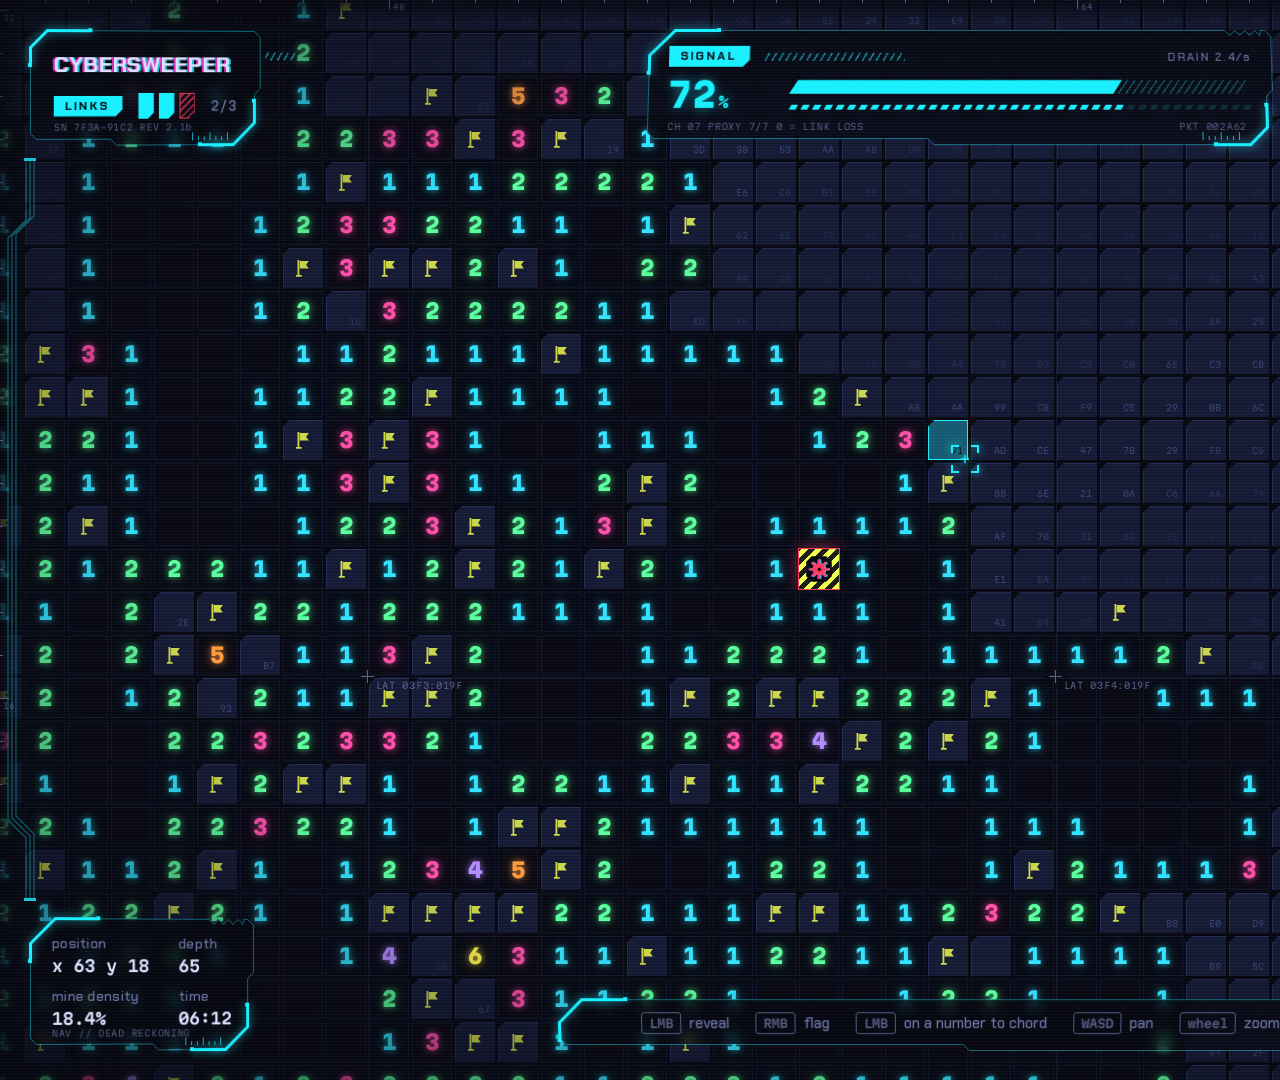
<file: design/mockups/gameplay.html>
<!doctype html>
<html lang="en">
<head>
<meta charset="utf-8">
<title>CyberSweeper — gameplay</title>
<link rel="stylesheet" href="../shared/cs.css">
<link rel="stylesheet" href="../shared/screens.css">
</head>
<body>
<!-- Gameplay v2: corporate-clean board (TETSUKAGE secure lattice) under a street-deck HUD.
     Params: ?palette=<id>  &links=1..3  &signal=0..100  &strain=0|1|2 -->
<div id="screen"></div>
<script src="../shared/board.js"></script>
<script src="../shared/fx.js"></script>
<script src="../shared/screens.js"></script>
<script>
  CS.applyPalette(); CS.injectGlyphs();
  const q = new URLSearchParams(location.search);
  const links = +(q.get("links") ?? 2), signal = +(q.get("signal") ?? 72);
  const strain = q.has("strain") ? +q.get("strain") : (links <= 1 ? 1 : 0) + (signal < 10 ? 1 : 0);
  CS.buildGame(document.getElementById("screen"), { links, signal, strain });
  FX.tickers(document);
</script>
</body>
</html>
</file>
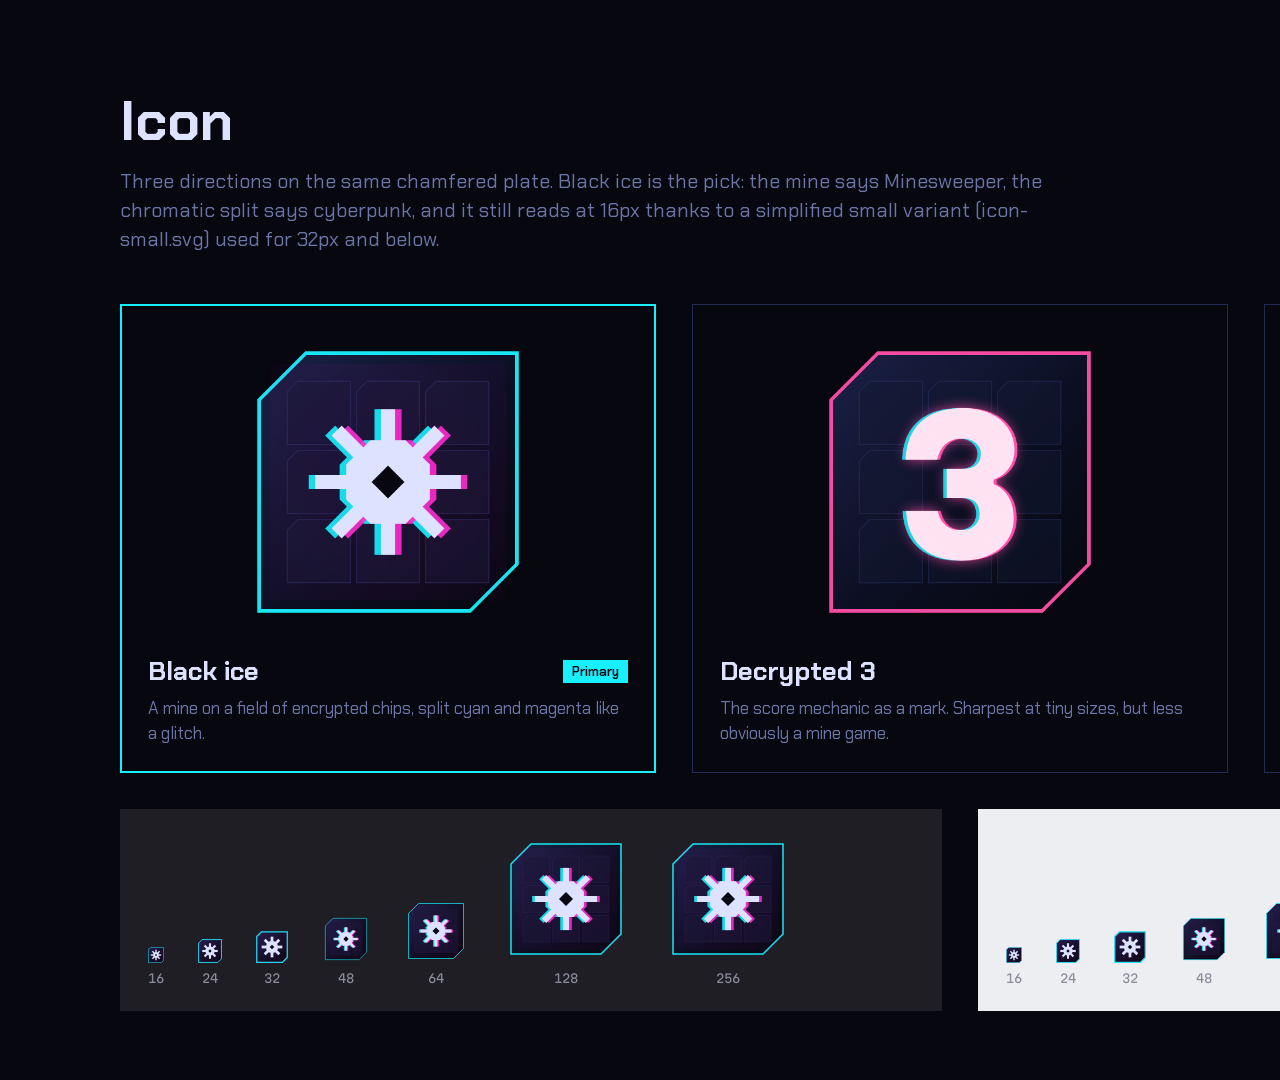
<file: design/mockups/icon.html>
<!doctype html>
<html lang="en">
<head>
<meta charset="utf-8">
<title>CyberSweeper — icon</title>
<link rel="stylesheet" href="../shared/cs.css">
<style>
  .screen { padding: 84px 120px; }
  h1 { font-size: 56px; font-weight: 700; }
  .intro { margin-top: 10px; font-size: 20px; color: var(--ink-dim); max-width: 72ch; line-height: 1.45; }
  .concepts { margin-top: 50px; display: grid; grid-template-columns: repeat(3, 1fr); gap: 36px; }
  .cc { padding: 28px; box-shadow: inset 0 0 0 1px var(--tile-edge); }
  .cc.pick { box-shadow: inset 0 0 0 2px var(--accent); }
  .cc img { display: block; width: 300px; height: 300px; margin: 0 auto; }
  .cc h2 { margin-top: 22px; font-size: 26px; font-weight: 700; display: flex; justify-content: space-between; align-items: center; }
  .cc h2 small { font-size: 13px; font-weight: 600; color: var(--void); background: var(--accent); padding: 3px 9px; }
  .cc p { margin-top: 8px; font-size: 17px; line-height: 1.45; color: var(--ink-dim); }
  .ladders { margin-top: 36px; display: grid; grid-template-columns: 1fr 1fr; gap: 36px; }
  .ladder { padding: 26px 28px; display: flex; align-items: end; gap: 34px; }
  .ladder.dark { background: #1E1E24; } .ladder.light { background: #EDEEF2; }
  .ladder figure { display: grid; justify-items: center; gap: 8px; }
  .ladder figcaption { font-family: var(--f-data); font-size: 12px; color: #8A8C99; }
</style>
</head>
<body>
<div class="screen">
  <h1>Icon</h1>
  <p class="intro">Three directions on the same chamfered plate. Black ice is the pick: the mine says Minesweeper, the chromatic split says cyberpunk, and it still reads at 16px thanks to a simplified small variant (icon-small.svg) used for 32px and below.</p>
  <div class="concepts">
    <div class="cc pick"><img src="../icon/png/concept-a-black-ice-512.png" alt=""><h2>Black ice <small>Primary</small></h2><p>A mine on a field of encrypted chips, split cyan and magenta like a glitch.</p></div>
    <div class="cc"><img src="../icon/png/concept-b-decrypted-3-512.png" alt=""><h2>Decrypted 3</h2><p>The score mechanic as a mark. Sharpest at tiny sizes, but less obviously a mine game.</p></div>
    <div class="cc"><img src="../icon/png/concept-c-lock-on-512.png" alt=""><h2>Lock-on</h2><p>The in-game cursor brackets around a flag. Loud on a taskbar, quieter on meaning.</p></div>
  </div>
  <div class="ladders">
    <div class="ladder dark" id="d"></div>
    <div class="ladder light" id="l"></div>
  </div>
</div>
<script>
  const sizes = [16, 24, 32, 48, 64, 128, 256];
  for (const id of ["d", "l"]) document.getElementById(id).innerHTML = sizes.map((s) => `<figure><img src="../icon/png/icon-${s}.png" width="${Math.min(s, 128)}" height="${Math.min(s, 128)}" alt=""><figcaption>${s}</figcaption></figure>`).join("");
</script>
</body>
</html>
</file>
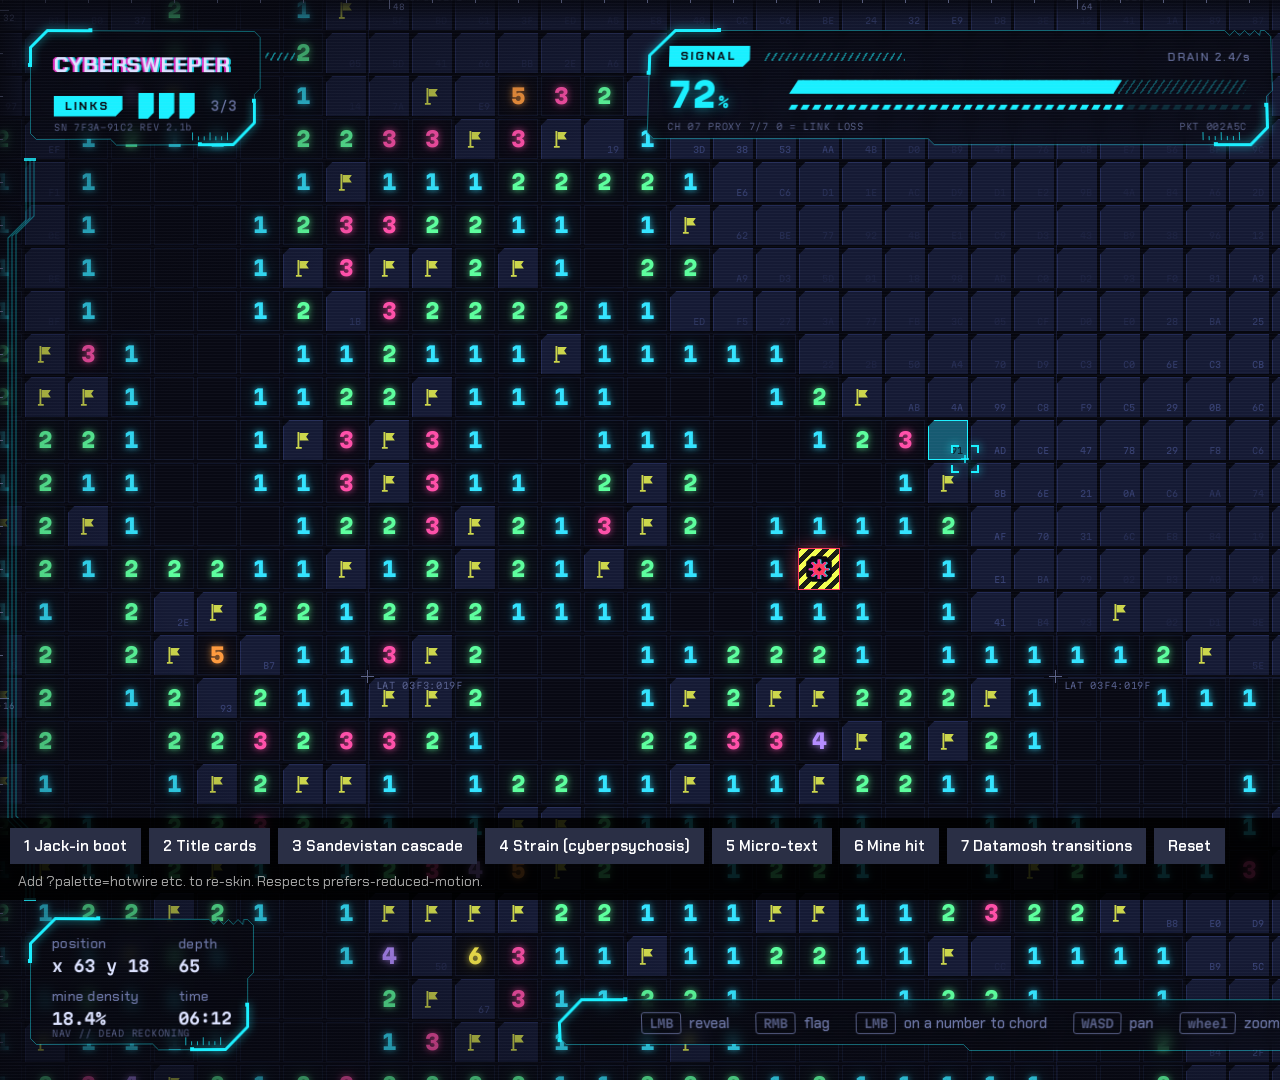
<file: design/mockups/motion.html>
<!doctype html>
<html lang="en">
<head>
<meta charset="utf-8">
<title>CyberSweeper — motion lab</title>
<link rel="stylesheet" href="../shared/cs.css">
<link rel="stylesheet" href="../shared/screens.css">
<style>
  body { overflow: hidden; }
  #stage { position: relative; width: 1920px; height: 1080px; overflow: hidden; background: var(--void); }
  #stage > .screen { position: absolute; inset: 0; }
  .hidden { visibility: hidden; }
</style>
</head>
<body>
<!-- Motion lab: every moving part of CyberSweeper, triggerable. ?demo=<name>&rec=1 auto-plays one demo (used to record design/motion/*.mp4). -->
<div id="stage">
  <div id="title" class="hidden"></div>
  <div id="game" class="hidden"></div>
  <div id="over" class="hidden"></div>
</div>
<div class="lab" id="lab">
  <button data-d="boot">1 Jack-in boot</button>
  <button data-d="cards">2 Title cards</button>
  <button data-d="cascade">3 Sandevistan cascade</button>
  <button data-d="strain">4 Strain (cyberpsychosis)</button>
  <button data-d="micro">5 Micro-text</button>
  <button data-d="hit">6 Mine hit</button>
  <button data-d="mosh">7 Datamosh transitions</button>
  <button data-d="reset">Reset</button>
  <span>Add ?palette=hotwire etc. to re-skin. Respects prefers-reduced-motion.</span>
</div>
<script src="../shared/board.js"></script>
<script src="../shared/fx.js"></script>
<script src="../shared/screens.js"></script>
<script>
  CS.applyPalette(); CS.injectGlyphs();
  const q = new URLSearchParams(location.search);
  if (q.get("rec")) document.getElementById("lab").remove();
  const $ = (id) => document.getElementById(id), stage = $("stage");
  let G;
  function show(id) { for (const s of ["title", "game", "over"]) $(s).classList.toggle("hidden", s !== id); $(id).style.visibility = ""; }
  function build() {
    for (const s of ["title", "game", "over"]) { const el = $(s); el.className = "hidden"; el.removeAttribute("style"); el.innerHTML = ""; }
    CS.buildTitle($("title"));
    G = CS.buildGame($("game"), { links: 3, signal: 72, carve: [104, 33, 116, 45] });
    CS.buildOver($("over"));
    FX.tickers(stage);
  }
  function setSignal(p) { CS.setSignal($("game"), p); }
  function pop(text, x, y) {
    const v = G.boardEl._view, pitch = G.boardEl._pitch, d = document.createElement("div");
    d.className = "pop"; d.textContent = text; d.style.setProperty("--pc", "var(--accent)"); d.style.fontSize = "28px";
    d.style.left = (v.px + (x - v.x0) * pitch + 10) + "px"; d.style.top = (v.py + (y - v.y0) * pitch - 30) + "px";
    G.vp.appendChild(d); d.animate([{ translate: "0 10px", opacity: 0 }, { translate: "0 0", opacity: 1, offset: .2 }, { translate: "0 -30px", opacity: 0 }], { duration: 1100, fill: "forwards" }).onfinish = () => d.remove();
  }
  const D = {
    async boot() { const pr = FX.moshPrep(stage, $("title")); await FX.wait(400); const b = await FX.boot(stage); await FX.datamosh(stage, b, $("title"), pr); b.remove(); await FX.wait(1000); },
    async cards() { show("game"); await FX.wait(500); await FX.card($("game"), { text: "RIVAL DOWN", jp: "撃破", sub: "script.kitty  1,890", color: "--accent" }); await FX.wait(700); await FX.card($("game"), { text: "NEW BEST", jp: "記録更新", sub: "2,293", color: "--accent2" }); await FX.wait(600); },
    async cascade() { show("game"); await FX.wait(500); const [x, y] = G.st.num[39 * G.st.W + 110] === 0 && !G.st.mine[39 * G.st.W + 110] ? [110, 39] : G.cascadeAt; const r = await FX.cascade(G.boardEl, G.st, x, y); pop("+" + r.score, x, y); await FX.wait(1400); },
    async hit() { show("game"); await FX.wait(500); const pip = [...G.pips].reverse().find((p) => !p.classList.contains("lost")); await FX.mineHit($("game"), G.boardEl, G.st, ...G.mineAt, pip); await FX.wait(3400); },
    async strain() {
      show("game"); await FX.wait(400);
      const pips = [...G.pips]; FX.shatter(pips[2]); await FX.wait(250); FX.shatter(pips[1]);
      $("game").querySelector(".g-tl .num").textContent = "1/3";
      FX.strain($("game"), 1); await FX.wait(3200);
      for (let p = 72; p >= 8; p -= 2) { setSignal(p); await FX.wait(30); }
      FX.strain($("game"), 2); await FX.wait(4200);
    },
    async micro() { show("game"); const sig = $("game").querySelector(".g-sig"); sig.animate([{ scale: 1 }, { scale: 1 }], { duration: 10 }); await FX.wait(3000); },
    async mosh() {
      show("title"); const p1 = FX.moshPrep(stage, $("game")), p2 = FX.moshPrep(stage, $("over")); await FX.wait(700);
      await FX.datamosh(stage, $("title"), $("game"), p1); $("title").classList.add("hidden"); await FX.wait(900);
      await FX.card($("game"), { text: "LINK SEVERED", jp: "切断", sub: "2,293", color: "--danger", full: true });
      await FX.datamosh(stage, $("game"), $("over"), p2); $("game").classList.add("hidden"); await FX.wait(1200);
    },
    async reset() { build(); show("game"); },
  };
  build(); if (q.get("demo") !== "boot") show(q.get("demo") === "mosh" ? "title" : "game");
  document.querySelectorAll("[data-d]").forEach((b) => b.onclick = () => { if (b.dataset.d !== "reset") build(); D[b.dataset.d](); });
  document.fonts.ready.then(async () => {
    window.READY = true;
    const d = q.get("demo"); if (d) { await FX.wait(300); await D[d](); window.DONE = true; }
  });
</script>
</body>
</html>
</file>
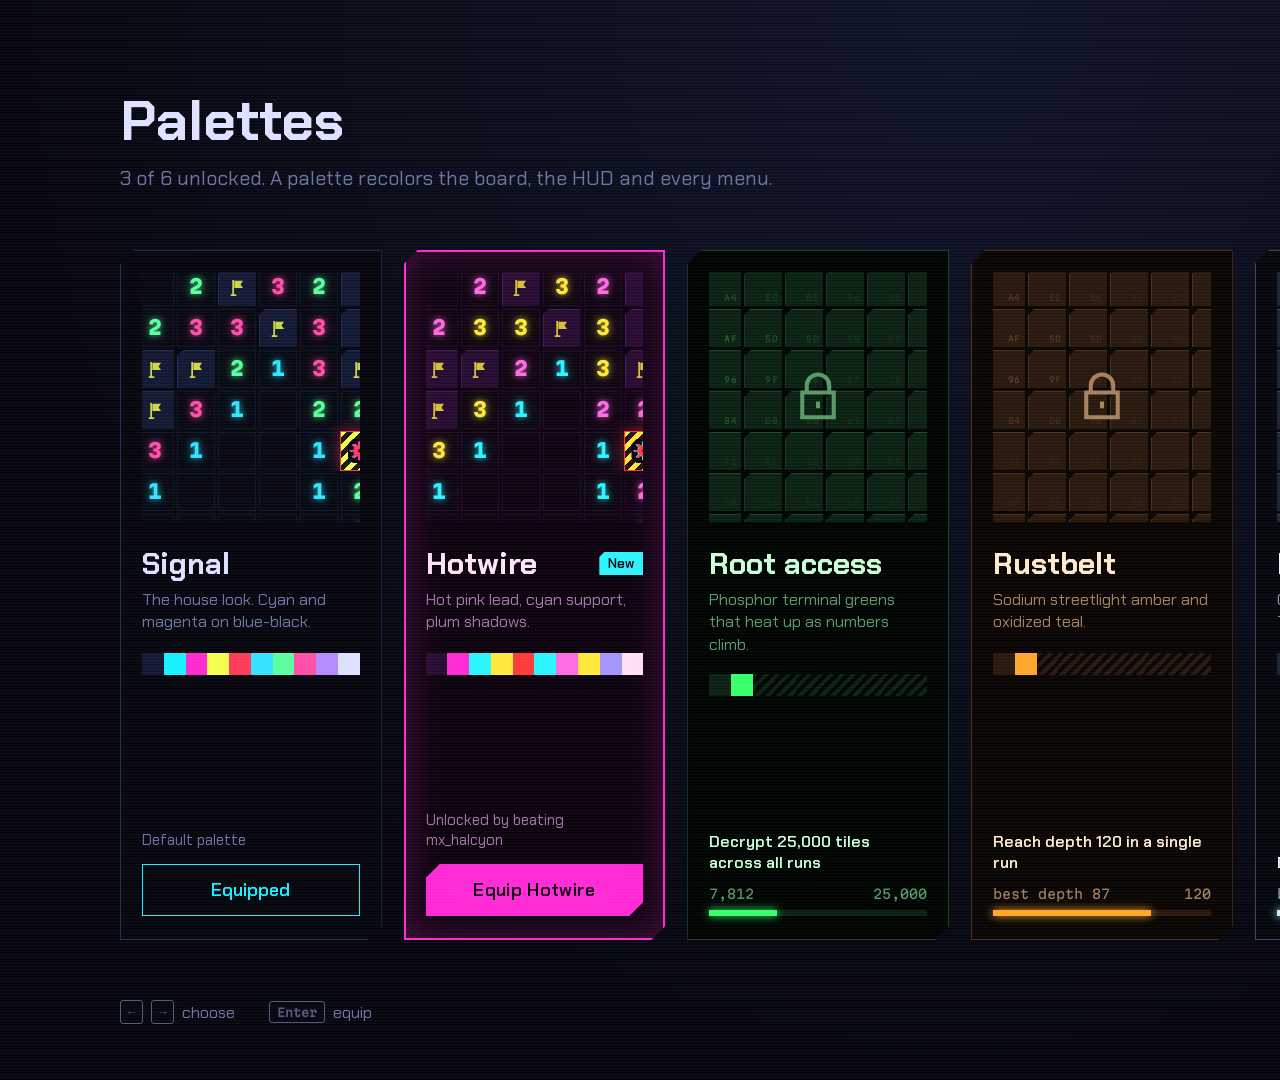
<file: design/mockups/palettes.html>
<!doctype html>
<html lang="en">
<head>
<meta charset="utf-8">
<title>CyberSweeper — palettes</title>
<link rel="stylesheet" href="../shared/cs.css">
<style>
  .screen { background: radial-gradient(ellipse at 50% 0%, color-mix(in srgb, var(--tile) 70%, var(--void)) 0%, var(--void) 70%); }
  header { position: absolute; left: 120px; top: 84px; right: 120px; display: flex; justify-content: space-between; align-items: end; z-index: 20; }
  header h1 { font-size: 56px; font-weight: 700; }
  header p { margin-top: 8px; font-size: 20px; color: var(--ink-dim); }
  header .back { font-size: 18px; color: var(--ink-dim); display: flex; gap: 10px; align-items: center; }
  .row { position: absolute; z-index: 20; left: 120px; right: 120px; top: 250px; display: grid; grid-template-columns: repeat(6, 1fr); gap: 22px; }
  .card { position: relative; padding: 22px 22px 26px; height: 690px; background: var(--void); color: var(--ink); --cut: 14px;
    clip-path: polygon(14px 0, 100% 0, 100% calc(100% - 14px), calc(100% - 14px) 100%, 0 100%, 0 14px);
    box-shadow: inset 0 0 0 1px var(--tile-edge); }
  .card.focus { box-shadow: inset 0 0 0 2px var(--accent), 0 0 0 0 transparent; }
  .card.focus::after { content: ""; position: absolute; inset: 0; pointer-events: none; box-shadow: inset 0 0 40px color-mix(in srgb, var(--accent) 25%, transparent); }
  .prev { position: relative; height: 250px; overflow: hidden; --cell: 38px; background: var(--void); }
  .prev .board-viewport { inset: 0; }
  .lockbadge { position: absolute; inset: 0; display: grid; place-items: center; z-index: 3; }
  .lockbadge svg { width: 54px; height: 54px; color: var(--ink-dim); }
  .name { margin-top: 22px; font-size: 30px; font-weight: 700; display: flex; justify-content: space-between; align-items: center; }
  .tagnew { font-size: 13px; font-weight: 600; color: var(--void); background: var(--accent2); padding: 3px 9px; clip-path: polygon(5px 0, 100% 0, 100% 100%, 0 100%, 0 5px); }
  .vibe { margin-top: 6px; font-size: 16px; line-height: 1.4; color: var(--ink-dim); min-height: 46px; }
  .sw { margin-top: 18px; display: flex; height: 22px; }
  .sw i { flex: 1; }
  .sw.locked i:nth-child(n+3) { background: repeating-linear-gradient(135deg, var(--tile) 0 4px, var(--void) 4px 8px) !important; }
  .status { position: absolute; left: 22px; right: 22px; bottom: 24px; }
  .status .btn { width: 100%; justify-content: center; height: 52px; font-size: 18px; }
  .equipped { display: flex; align-items: center; justify-content: center; gap: 10px; height: 52px; font-size: 18px; font-weight: 600; color: var(--accent); box-shadow: inset 0 0 0 1px var(--accent); }
  .got { font-size: 15px; color: var(--ink-dim); margin-bottom: 14px; }
  .cond { font-size: 16px; font-weight: 600; color: var(--ink); line-height: 1.35; }
  .prog { margin-top: 12px; display: flex; justify-content: space-between; font-family: var(--f-data); font-size: 13px; color: var(--ink-dim); }
  .pbar { margin-top: 8px; height: 6px; background: var(--tile); }
  .pbar i { display: block; height: 100%; background: var(--accent); box-shadow: 0 0 8px var(--accent); }
  .hint { position: absolute; z-index: 20; left: 120px; bottom: 56px; display: flex; gap: 34px; color: var(--ink-dim); font-size: 16px; }
  .hint span { display: inline-flex; gap: 8px; align-items: center; }
</style>
</head>
<body>
<div class="screen fx-scanlines">
  <header>
    <div><h1>Palettes</h1><p>3 of 6 unlocked. A palette recolors the board, the HUD and every menu.</p></div>
    <div class="back"><span class="kbd">Esc</span> Back to menu</div>
  </header>
  <div class="row" id="row"></div>
  <div class="hint"><span><span class="kbd">←</span><span class="kbd">→</span> choose</span><span><span class="kbd">Enter</span> equip</span></div>
</div>
<script src="../shared/board.js"></script>
<script>
  CS.applyPalette(); CS.injectGlyphs();
  const cards = [
    { id: "signal", name: "Signal", vibe: "The house look. Cyan and magenta on blue-black.", state: "equipped", got: "Default palette" },
    { id: "hotwire", name: "Hotwire", vibe: "Hot pink lead, cyan support, plum shadows.", state: "new", got: "Unlocked by beating mx_halcyon" },
    { id: "root-access", name: "Root access", vibe: "Phosphor terminal greens that heat up as numbers climb.", state: "locked", cond: "Decrypt 25,000 tiles across all runs", have: 7812, need: 25000 },
    { id: "rustbelt", name: "Rustbelt", vibe: "Sodium streetlight amber and oxidized teal.", state: "locked", cond: "Reach depth 120 in a single run", have: 87, need: 120, unit: "best depth " },
    { id: "icebreaker", name: "Icebreaker", vibe: "Chrome, gunmetal and frost. The trophy.", state: "locked", cond: "Beat NULL//SAINT’s 7,000", have: 2293, need: 7000, unit: "best run " },
    { id: "plaintext", name: "Plaintext", vibe: "Colorblind-safe. Numbers stay distinct for every type of color vision.", state: "new", got: "Always unlocked" },
  ];
  const lock = `<svg viewBox="0 0 24 24" fill="none" stroke="currentColor" stroke-width="1.8"><path d="M7 10V7a5 5 0 0 1 10 0v3"/><path d="M5 10h14v11H5z"/><path d="M12 14v3"/></svg>`;
  const row = document.getElementById("row");
  const st = CS.makeBoard({ W: 30, H: 30, seed: 1207, density: 0.2, start: [12, 13], blobs: [{ x: 12, y: 13, r: 6 }], noise: 0.5, flagRate: 1, frontierFlagRate: 0.5, hits: [[17, 12]] });
  const hidden = { ...st, rev: new Uint8Array(st.W * st.H), flag: new Uint8Array(st.W * st.H), hit: new Uint8Array(st.W * st.H) };
  for (const c of cards) {
    const el = document.createElement("div");
    el.className = "card" + (c.id === "hotwire" ? " focus" : "");
    el.setAttribute("data-palette", c.id);
    const locked = c.state === "locked";
    const status = c.state === "equipped" ? `<div class="got">${c.got}</div><div class="equipped">Equipped</div>`
      : c.state === "new" ? `<div class="got">${c.got}</div><a class="btn">Equip ${c.name}</a>`
      : `<div class="cond">${c.cond}</div><div class="prog"><span>${c.unit || ""}${CS.fmt(c.have)}</span><span>${CS.fmt(c.need)}</span></div><div class="pbar"><i style="width:${(c.have / c.need * 100).toFixed(1)}%"></i></div>`;
    el.innerHTML = `
      <div class="prev"><div class="board-viewport"></div>${locked ? `<div class="lockbadge">${lock}</div>` : ""}</div>
      <div class="name">${c.name}${c.id === "hotwire" ? `<span class="tagnew">New</span>` : c.id === "plaintext" ? `<span class="tagnew" style="background:var(--ink)">Colorblind</span>` : ""}</div>
      <div class="vibe">${c.vibe}</div>
      <div class="sw${locked ? " locked" : ""}">${["--tile", "--accent", "--accent2", "--warn", "--danger", "--n1", "--n2", "--n3", "--n4", "--ink"].map((v) => `<i style="background:var(${v})"></i>`).join("")}</div>
      <div class="status">${status}</div>`;
    row.appendChild(el);
    CS.render(el.querySelector(".board-viewport"), locked ? hidden : st, { x0: 11, y0: 8, cols: 7, rows: 7, px: -6, py: -4 }, {});
  }
</script>
</body>
</html>
</file>
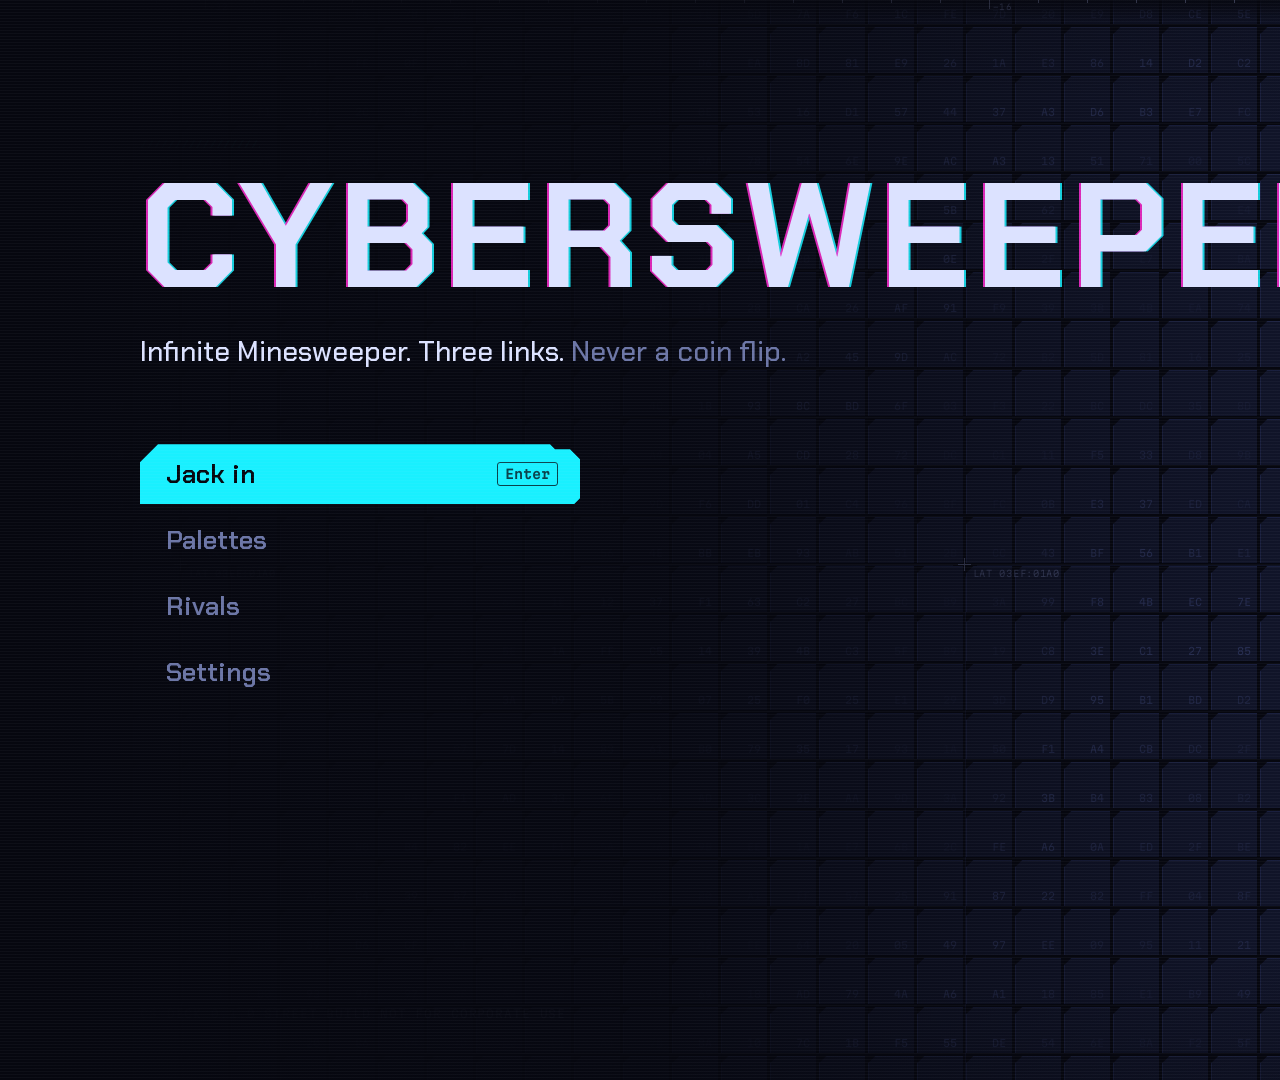
<file: design/mockups/title.html>
<!doctype html>
<html lang="en">
<head>
<meta charset="utf-8">
<title>CyberSweeper — title</title>
<link rel="stylesheet" href="../shared/cs.css">
<link rel="stylesheet" href="../shared/screens.css">
</head>
<body>
<div id="screen"></div>
<script src="../shared/board.js"></script>
<script src="../shared/fx.js"></script>
<script src="../shared/screens.js"></script>
<script>
  CS.applyPalette(); CS.injectGlyphs();
  CS.buildTitle(document.getElementById("screen"));
</script>
</body>
</html>
</file>
<file: design/shared/cs.css>
/* CyberSweeper mockup styles. Palette colors come from ../tokens/palettes.css */
@import url("../tokens/palettes.css");

@font-face { font-family: "Chakra Petch"; font-weight: 400; src: url("../fonts/ChakraPetch-400.woff2") format("woff2"); }
@font-face { font-family: "Chakra Petch"; font-weight: 500; src: url("../fonts/ChakraPetch-500.woff2") format("woff2"); }
@font-face { font-family: "Chakra Petch"; font-weight: 600; src: url("../fonts/ChakraPetch-600.woff2") format("woff2"); }
@font-face { font-family: "Chakra Petch"; font-weight: 700; src: url("../fonts/ChakraPetch-700.woff2") format("woff2"); }
@font-face { font-family: "Martian Mono"; font-weight: 300; src: url("../fonts/MartianMono-300.woff2") format("woff2"); }
@font-face { font-family: "Martian Mono"; font-weight: 400; src: url("../fonts/MartianMono-400.woff2") format("woff2"); }
@font-face { font-family: "Martian Mono"; font-weight: 600; src: url("../fonts/MartianMono-600.woff2") format("woff2"); }
@font-face { font-family: "Martian Mono"; font-weight: 800; src: url("../fonts/MartianMono-800.woff2") format("woff2"); }

:root {
  --f-ui: "Chakra Petch", system-ui, sans-serif;
  --f-data: "Martian Mono", ui-monospace, monospace;
  --cell: 40px;
  --gap: 3px;
  --cut: 10px;
}

* { box-sizing: border-box; margin: 0; padding: 0; }
html, body { background: var(--void); color: var(--ink); font-family: var(--f-ui); }
body { -webkit-font-smoothing: antialiased; }

/* ---------- screen frame (fixed 1920x1080 artboard) ---------- */
.screen {
  position: relative; width: 1920px; height: 1080px; overflow: hidden;
  background: var(--void);
}
.fx-scanlines::after {
  content: ""; position: absolute; inset: 0; pointer-events: none; z-index: 50;
  background: repeating-linear-gradient(to bottom, color-mix(in srgb, var(--ink) 3.5%, transparent) 0 1px, transparent 1px 3px);
}
.fx-vignette::before {
  content: ""; position: absolute; inset: 0; pointer-events: none; z-index: 5;
  background: radial-gradient(ellipse 75% 75% at 50% 50%, transparent 55%, color-mix(in srgb, var(--void) 85%, transparent) 100%);
}

/* ---------- board ---------- */
.board-viewport { position: absolute; inset: 0; overflow: hidden; }
.board {
  position: absolute; display: grid; gap: var(--gap);
  grid-auto-rows: var(--cell); grid-auto-columns: var(--cell);
}
.c {
  position: relative; width: var(--cell); height: var(--cell);
  display: grid; place-items: center;
  font-family: var(--f-data); font-weight: 800; font-size: calc(var(--cell) * .52); line-height: 1;
}
/* hidden = encrypted chip */
.c.h {
  background: var(--tile);
  clip-path: polygon(16% 0, 100% 0, 100% 100%, 0 100%, 0 16%);
  box-shadow: inset 1px 1px 0 var(--tile-edge);
}
.c.h::before {
  content: attr(data-b); position: absolute; right: 12%; bottom: 10%;
  font-family: var(--f-data); font-weight: 400; font-size: calc(var(--cell) * .22); letter-spacing: .02em;
  color: var(--cipher); opacity: var(--co, 1);
}
.c.h.hover { background: color-mix(in srgb, var(--tile) 70%, var(--accent) 30%); box-shadow: inset 0 0 0 1px var(--accent); }
.c.h.hover::before { color: var(--void); }
.c.h.chord { background: color-mix(in srgb, var(--tile) 82%, var(--accent) 18%); }
/* revealed = decrypted floor */
.c.r { background: var(--floor); box-shadow: 0 0 0 2px var(--floor), inset 0 0 0 1px color-mix(in srgb, var(--grid) 70%, transparent); }
.c.r[data-n] { color: var(--nc); text-shadow: 0 0 6px color-mix(in srgb, var(--nc) 70%, transparent), 0 0 18px color-mix(in srgb, var(--nc) 35%, transparent); }
.c[data-n="1"] { --nc: var(--n1); } .c[data-n="2"] { --nc: var(--n2); }
.c[data-n="3"] { --nc: var(--n3); } .c[data-n="4"] { --nc: var(--n4); }
.c[data-n="5"] { --nc: var(--n5); } .c[data-n="6"] { --nc: var(--n6); }
.c[data-n="7"] { --nc: var(--n7); } .c[data-n="8"] { --nc: var(--n8); }
.c.r.fresh { background: color-mix(in srgb, var(--floor) 80%, var(--accent) 20%); }
.c.r.fresh2 { background: color-mix(in srgb, var(--floor) 90%, var(--accent) 10%); }
/* flag = marker */
.c.f svg { width: 50%; height: 50%; color: color-mix(in srgb, var(--warn) 82%, var(--tile)); }
.c.f::before { display: none; }
/* mine states */
.c.m svg { width: 70%; height: 70%; }
.c.m.hit {
  background: color-mix(in srgb, var(--danger) 30%, var(--floor)); box-shadow: 0 0 0 1px var(--danger), 0 0 22px color-mix(in srgb, var(--danger) 60%, transparent);
  color: var(--danger);
}
.c.m.hit svg { filter: drop-shadow(-2px 0 0 var(--accent2)) drop-shadow(2px 0 0 var(--accent)) drop-shadow(0 0 6px var(--danger)); }
.c.m.shown { background: var(--floor); color: var(--ink-dim); box-shadow: 0 0 0 2px var(--floor), inset 0 0 0 1px var(--grid); }
.c.f.wrong { background: var(--floor); clip-path: none; box-shadow: 0 0 0 2px var(--floor), inset 0 0 0 1px var(--grid); }
.c.f.wrong svg { color: var(--ink-dim); filter: none; }
.c.f.wrong::after { content: ""; position: absolute; inset: 22%; background: linear-gradient(45deg, transparent 46%, var(--danger) 46% 54%, transparent 54%), linear-gradient(-45deg, transparent 46%, var(--danger) 46% 54%, transparent 54%); }
.c.safe-forced { box-shadow: inset 0 0 0 1px var(--accent2); }

/* score popup */
.pop {
  position: absolute; z-index: 8; font-family: var(--f-data); font-weight: 800; font-size: 20px;
  color: var(--pc); text-shadow: 0 0 10px color-mix(in srgb, var(--pc) 70%, transparent);
  pointer-events: none; padding: 2px 7px 3px;
  background: color-mix(in srgb, var(--void) 88%, transparent); box-shadow: inset 0 0 0 1px color-mix(in srgb, var(--pc) 60%, transparent);
  clip-path: polygon(6px 0, 100% 0, 100% 100%, 0 100%, 0 6px);
}

/* ---------- HUD ---------- */
.panel {
  position: absolute; z-index: 20;
  background: color-mix(in srgb, var(--void) 78%, transparent);
  backdrop-filter: blur(6px);
  border: 1px solid color-mix(in srgb, var(--tile-edge) 100%, transparent);
  clip-path: polygon(var(--cut) 0, 100% 0, 100% calc(100% - var(--cut)), calc(100% - var(--cut)) 100%, 0 100%, 0 var(--cut));
}
/* chamfered border trick: corner ticks in accent */
.panel::before, .panel::after {
  content: ""; position: absolute; width: var(--cut); height: var(--cut);
  background: linear-gradient(to bottom right, transparent calc(50% - 1px), var(--accent) calc(50% - 1px) calc(50% + 1px), transparent calc(50% + 1px));
}
.panel::before { top: 0; left: 0; }
.panel::after { right: 0; bottom: 0; }

.lbl { font-family: var(--f-ui); font-weight: 500; font-size: 14px; color: var(--ink-dim); letter-spacing: .02em; }
.num { font-family: var(--f-data); font-variant-numeric: tabular-nums; }

.wordmark {
  font-family: var(--f-ui); font-weight: 700; letter-spacing: .04em; color: var(--ink);
  text-shadow: -2px 0 0 color-mix(in srgb, var(--accent2) 85%, transparent), 2px 0 0 color-mix(in srgb, var(--accent) 85%, transparent);
}

/* links (lives) */
.links { display: flex; gap: 10px; align-items: center; }
.link { width: 26px; height: 26px; transform: rotate(45deg); border: 2px solid var(--accent); background: color-mix(in srgb, var(--accent) 35%, transparent); box-shadow: 0 0 10px color-mix(in srgb, var(--accent) 60%, transparent); }
.link.lost { border-color: var(--danger); background: none; box-shadow: none; opacity: .8; position: relative; }
.link.lost::after { content: ""; position: absolute; left: 50%; top: -6px; bottom: -6px; width: 2px; background: var(--danger); transform: rotate(-45deg) translateX(-50%); }

/* signal meter */
.meter { display: flex; gap: 3px; height: 18px; }
.meter i { flex: 1; background: color-mix(in srgb, var(--accent) 14%, transparent); clip-path: polygon(30% 0, 100% 0, 70% 100%, 0 100%); }
.meter i.on { background: var(--mc, var(--accent)); box-shadow: 0 0 8px var(--mc, var(--accent)); }
.meter.low { --mc: var(--warn); } .meter.crit { --mc: var(--danger); }

/* buttons */
.btn {
  display: inline-flex; align-items: center; gap: 14px; height: 56px; padding: 0 28px;
  font-family: var(--f-ui); font-weight: 600; font-size: 20px; letter-spacing: .02em; text-decoration: none;
  color: var(--void); background: var(--accent);
  clip-path: polygon(var(--cut) 0, 100% 0, 100% calc(100% - var(--cut)), calc(100% - var(--cut)) 100%, 0 100%, 0 var(--cut));
  box-shadow: 0 0 24px color-mix(in srgb, var(--accent) 45%, transparent);
}
.btn.ghost { color: var(--ink); background: color-mix(in srgb, var(--tile) 90%, transparent); box-shadow: inset 0 0 0 1px var(--tile-edge); }
.kbd { font-family: var(--f-data); font-weight: 600; font-size: 12px; padding: 3px 7px; border: 1px solid currentColor; border-radius: 3px; opacity: .75; }

/* minimap */
.minimap canvas { display: block; }

/* glyph sprite holder */
.sprite { position: absolute; width: 0; height: 0; overflow: hidden; }

/* =====================================================================
   ART DIRECTION v2: "their software is perfect, yours is falling apart"
   Board  = TETSUKAGE DATAWORKS secure lattice. Corporate, exact, sterile.
   HUD    = the player's street cyberdeck. Jagged, asymmetric, misregistered,
            covered in micro-text. Readable, but nothing about it is tidy.
   ===================================================================== */
@font-face { font-family: "CS JP"; font-weight: 700; src: url("../fonts/NotoSansJP-Bold-subset.woff2") format("woff2"); }
:root { --f-jp: "CS JP", "Noto Sans CJK JP", sans-serif; }
.jp { font-family: var(--f-jp); font-weight: 700; }

/* ---------- corporate board layer ---------- */
.lattice { position: absolute; inset: 0; pointer-events: none; z-index: 2; }
.lattice .reg { position: absolute; width: 13px; height: 13px; margin: -7px 0 0 -7px; }
.lattice .reg::before, .lattice .reg::after { content: ""; position: absolute; background: color-mix(in srgb, var(--tile-edge) 70%, var(--ink) 30%); }
.lattice .reg::before { left: 6px; top: 0; width: 1px; height: 13px; }
.lattice .reg::after { top: 6px; left: 0; height: 1px; width: 13px; }
.lattice .cid { position: absolute; font-family: var(--f-data); font-weight: 300; font-size: 9px; letter-spacing: .08em; color: color-mix(in srgb, var(--cipher) 80%, var(--ink) 20%); white-space: nowrap; }
.lattice .ruler { position: absolute; z-index: 3; }
.lattice .ruler.top { left: 0; right: 0; top: 0; height: 22px; background: linear-gradient(180deg, color-mix(in srgb, var(--void) 85%, transparent), transparent); }
.lattice .ruler.left { top: 0; bottom: 0; left: 0; width: 26px; background: linear-gradient(90deg, color-mix(in srgb, var(--void) 85%, transparent), transparent); }
.lattice .ruler i { position: absolute; background: color-mix(in srgb, var(--tile-edge) 60%, var(--ink) 40%); }
.lattice .ruler.top i { top: 0; width: 1px; } .lattice .ruler.left i { left: 0; height: 1px; }
.lattice .ruler b { position: absolute; font-family: var(--f-data); font-weight: 300; font-size: 8px; letter-spacing: .06em; color: color-mix(in srgb, var(--ink-dim) 85%, transparent); }
.lattice .ruler.top b { top: 2px; } .lattice .ruler.left b { left: 3px; }
.lattice .seam { position: absolute; background: color-mix(in srgb, var(--tile-edge) 45%, transparent); }

/* mine hit = hazard tile (the corp's ICE, flagged by the corp's own UI) */
.c.m.hit {
  background: repeating-linear-gradient(-45deg, var(--warn) 0 5px, color-mix(in srgb, var(--void) 92%, var(--warn)) 5px 10px);
  box-shadow: 0 0 0 1px var(--danger), 0 0 18px color-mix(in srgb, var(--danger) 55%, transparent);
  color: var(--danger); clip-path: none;
}
.c.m.hit::after { content: ""; position: absolute; inset: 18%; background: var(--void); clip-path: polygon(22% 0, 78% 0, 100% 22%, 100% 78%, 78% 100%, 22% 100%, 0 78%, 0 22%); }
.c.m.hit svg { position: relative; z-index: 1; width: 52%; height: 52%; filter: drop-shadow(-1px 0 0 var(--accent2)) drop-shadow(1px 0 0 var(--accent)); }
.c.m.hit.march { animation: march .6s linear 2; background-size: 14.14px 14.14px; }
@keyframes march { to { background-position: 14.14px 0; } }
/* ---------- street deck HUD: jagged ---------- */
/* Panels get irregular, asymmetric silhouettes (see CS.jag in screens.js): uneven cut corners,
   bitten notches, sawtooth teeth, a 45-degree jog in one edge. Outline is drawn as SVG on top:
   hairline everywhere, thick "hot" accent strokes on a couple of segments, plus a misregistered
   ghost outline offset 4px in accent2. Nothing rotates; the mess is in the geometry. */
.deck { transform: none; }
.jag { position: absolute; left: 0; top: 0; overflow: visible; pointer-events: none; z-index: 2; }
.jag .hair { fill: none; stroke: color-mix(in srgb, var(--accent) 40%, transparent); stroke-width: 1; }
.jag .term { fill: var(--accent); }
.jag .tick { stroke: color-mix(in srgb, var(--accent) 70%, transparent); stroke-width: 1; }
.jag .hot { fill: none; stroke: var(--accent); stroke-width: 3; stroke-linecap: square; filter: drop-shadow(0 0 4px color-mix(in srgb, var(--accent) 70%, transparent)); }
.jag .ghost { fill: none; stroke: color-mix(in srgb, var(--accent2) 55%, transparent); stroke-width: 1; stroke-dasharray: 64 10 6 10; opacity: 0; }
.screen.strain-1 .jag .ghost { opacity: .6; } .screen.strain-2 .jag .ghost { opacity: 1; }
.grp.jagged > .panel::before, .grp.jagged > .panel::after { display: none; }
.grp.jagged > .panel { border: 0; background: linear-gradient(180deg, color-mix(in srgb, var(--void) 82%, transparent), color-mix(in srgb, var(--void) 66%, transparent)); }
.tagl { display: inline-block; padding: 3px 14px 3px 11px; background: var(--tc, var(--accent)); color: var(--void);
  font-family: var(--f-ui); font-weight: 700; font-size: 12px; letter-spacing: .16em; text-transform: uppercase; line-height: 1.25;
  clip-path: polygon(0 0, 100% 0, 100% calc(100% - 7px), calc(100% - 7px) 100%, 0 100%); }
.tagl.out { background: none; color: var(--tc, var(--accent)); box-shadow: inset 0 0 0 1px var(--tc, var(--accent)); clip-path: none; }
.slashes { position: absolute; width: var(--sw, 34px); height: 8px; pointer-events: none;
  background: repeating-linear-gradient(-60deg, var(--sc, var(--accent)) 0 1.5px, transparent 1.5px 6px); opacity: .55; }
/* links = memory-block cells (chunky, cut lower-right), not diamonds */
.links { gap: 5px; }
.link { width: 16px; height: 26px; transform: none; border: 0; background: var(--accent); box-shadow: 0 0 10px color-mix(in srgb, var(--accent) 55%, transparent);
  clip-path: polygon(0 0, 100% 0, 100% calc(100% - 6px), calc(100% - 6px) 100%, 0 100%); }
.link.lost { background: repeating-linear-gradient(-45deg, color-mix(in srgb, var(--danger) 70%, transparent) 0 2px, transparent 2px 5px); box-shadow: inset 0 0 0 1px var(--danger); opacity: .9; }
.link.lost::after { display: none; }
/* signal = health-bar treatment: big readout, slanted bar, hatched empty part, fine ticks below */
.sig { display: grid; grid-template-columns: 104px 1fr; gap: 6px 16px; align-items: center; }
.sig .read { grid-row: span 2; font-family: var(--f-data); font-weight: 800; font-size: 34px; line-height: 1; color: var(--mc, var(--accent)); text-shadow: 0 0 12px color-mix(in srgb, var(--mc, var(--accent)) 50%, transparent); }
.sig .read small { font-size: 15px; font-weight: 600; margin-left: 2px; }
.sigbar { position: relative; height: 14px; clip-path: polygon(9px 0, 100% 0, calc(100% - 9px) 100%, 0 100%);
  background: repeating-linear-gradient(-55deg, color-mix(in srgb, var(--mc, var(--accent)) 30%, transparent) 0 1.5px, transparent 1.5px 6px); }
.sigbar i { position: absolute; left: 0; top: 0; bottom: 0; width: var(--p, 72%); background: var(--mc, var(--accent)); box-shadow: 0 0 10px var(--mc, var(--accent)); clip-path: polygon(0 0, 100% 0, calc(100% - 9px) 100%, 0 100%); }
.sig .meter { height: 5px; gap: 2px; }
/* ribbon cable: decorative 3-line connector with 45-degree jogs and square terminals */
.cable { position: absolute; z-index: 19; pointer-events: none; overflow: visible; }
.cable path { fill: none; stroke: color-mix(in srgb, var(--accent) 35%, transparent); stroke-width: 1.2; }
.cable rect { fill: color-mix(in srgb, var(--accent) 80%, transparent); }
/* visor curvature: HUD clusters sit on a slight perspective, like it is projected in your optics */
.g-tl, .g-bl { transform: perspective(1400px) rotateY(6deg); transform-origin: 0 50%; }
.g-score, .g-mm { transform: perspective(1400px) rotateY(-6deg); transform-origin: 100% 50%; }
.g-sig { transform: perspective(1400px) rotateX(8deg); transform-origin: 50% 0; }
.g-hints { transform: perspective(1400px) rotateX(-8deg); transform-origin: 50% 100%; }
.micro { position: absolute; font-family: var(--f-data); font-weight: 300; font-size: 9px; letter-spacing: .08em; color: color-mix(in srgb, var(--ink-dim) 75%, transparent); white-space: nowrap; pointer-events: none; }
.barcode { position: absolute; height: 14px; pointer-events: none; opacity: .55; }
.barcode i { display: inline-block; height: 100%; background: var(--ink-dim); margin-right: 1px; vertical-align: top; }

/* ---------- strain (cyberpsychosis): HUD and screen edges only, never the board ---------- */
.strainfx { position: absolute; inset: 0; pointer-events: none; z-index: 45; opacity: 0; }
.strainfx::before { content: ""; position: absolute; inset: 0; background: radial-gradient(ellipse 72% 68% at 50% 50%, transparent 60%, color-mix(in srgb, var(--danger) 42%, transparent) 100%); }
.screen.strain-1 .strainfx { opacity: 1; animation: beat 1s ease-out infinite; }
.screen.strain-2 .strainfx { opacity: 1; animation: beat .5s ease-out infinite; }
.screen.strain-2 .strainfx::before { background: radial-gradient(ellipse 70% 64% at 50% 50%, transparent 54%, color-mix(in srgb, var(--danger) 50%, transparent) 100%); }
@keyframes beat { 0% { opacity: 1; } 16% { opacity: .55; } 28% { opacity: .9; } 100% { opacity: .5; } }
.screen.strain-2 .deck { animation: jitter .083s steps(1) infinite; }
.screen.strain-2 .deck .num, .screen.strain-2 .deck .lbl, .screen.strain-2 .deck .wordmark { text-shadow: -2px 0 0 color-mix(in srgb, var(--danger) 80%, transparent), 2px 0 0 color-mix(in srgb, var(--accent) 60%, transparent); }
.screen.strain-2.fx-scanlines::after { background: repeating-linear-gradient(to bottom, color-mix(in srgb, var(--ink) 7%, transparent) 0 1px, transparent 1px 3px); }
@keyframes jitter { 0% { translate: 0 0; } 25% { translate: 1px -1px; } 50% { translate: -1px 1px; } 75% { translate: 2px 0; } }
.corrupt { color: var(--danger) !important; }
.tear { position: absolute; left: 0; right: 0; z-index: 46; pointer-events: none; backdrop-filter: hue-rotate(160deg) saturate(2); }

/* ---------- smash-cut title card ---------- */
.smash { position: absolute; inset: 0; z-index: 97; pointer-events: none; overflow: hidden; }
.smash .flash { position: absolute; inset: 0; background: var(--cc, var(--accent)); opacity: .5; }
.smash .band { position: absolute; left: -10%; right: -10%; top: 50%; height: 40%; transform: translateY(-50%) rotate(-6deg); background: var(--cc, var(--accent)); overflow: hidden; }
.smash .band::before { content: ""; position: absolute; inset: 0; background: repeating-linear-gradient(0deg, transparent 0 9px, color-mix(in srgb, var(--void) 22%, transparent) 9px 10px); }
.smash .speed { position: absolute; height: 2px; background: color-mix(in srgb, var(--void) 70%, transparent); }
.smash .txt { position: absolute; left: 50%; top: 50%; transform: translate(-50%, -54%) skewX(-10deg); white-space: nowrap; text-align: center;
  font-family: var(--f-ui); font-weight: 700; font-size: 210px; line-height: .9; letter-spacing: -.01em; color: var(--void); }
.smash .txt.ghost { color: transparent; -webkit-text-stroke: 3px var(--cd, var(--ink)); transform: translate(calc(-50% + 14px), calc(-54% + 8px)) skewX(-10deg); opacity: .85; }
.smash .sub { position: absolute; left: 50%; top: 50%; transform: translate(-50%, 118px) rotate(-6deg); display: flex; gap: 18px; align-items: center;
  font-family: var(--f-data); font-weight: 600; font-size: 22px; letter-spacing: .14em; color: var(--void); white-space: nowrap; }
.smash .sub .jp { font-size: 26px; letter-spacing: 0; }
.smash.slice .band, .smash.slice .txt, .smash.slice .sub { clip-path: polygon(0 0, 100% 0, 100% 30%, 0 30%, 0 34%, 100% 34%, 100% 66%, 0 66%, 0 72%, 100% 72%, 100% 100%, 0 100%); }

/* ---------- boot log ---------- */
.boot { position: absolute; inset: 0; z-index: 90; background: #020203; padding: 80px 110px; font-family: var(--f-data); font-size: 17px; line-height: 1.75; color: var(--ink-dim); overflow: hidden; }
.boot .ln { white-space: pre; }
.boot .ln .ts { color: color-mix(in srgb, var(--ink-dim) 60%, transparent); margin-right: 18px; }
.boot .ln .ok { color: var(--accent); }
.boot .ln .hi { color: var(--ink); }
.boot .ln .warn { color: var(--warn); }
.boot .cur { display: inline-block; width: 10px; height: 18px; background: var(--accent); vertical-align: -3px; margin-left: 4px; }
.boot .bar { position: absolute; left: 110px; right: 110px; bottom: 80px; height: 6px; background: color-mix(in srgb, var(--accent) 15%, transparent); }
.boot .bar i { display: block; height: 100%; width: 0; background: var(--accent); box-shadow: 0 0 12px var(--accent); }
.boot .skip { position: absolute; right: 110px; bottom: 100px; font-size: 13px; color: color-mix(in srgb, var(--ink-dim) 70%, transparent); }

/* ---------- afterimages (sandevistan cascade) ---------- */
.ghostcell { position: absolute; z-index: 7; pointer-events: none; box-shadow: inset 0 0 0 2px var(--gc), 0 0 12px color-mix(in srgb, var(--gc) 55%, transparent); background: color-mix(in srgb, var(--gc) 8%, transparent); mix-blend-mode: screen; }

@media (prefers-reduced-motion: reduce) {
  .screen.strain-1 .strainfx, .screen.strain-2 .strainfx { animation: none; }
  .screen.strain-2 .deck { animation: none; }
}

/* ---------- boot loader: a tiny board that solves itself ---------- */
.bootload { position: absolute; left: 50%; top: 50%; transform: translate(-50%, -50%) scale(1.35); display: grid; justify-items: center; gap: 16px; z-index: 2; }
.bootload .hdr { color: var(--accent); }
.bootload .hdr .jp { font-size: 14px; }
.bootload .key { display: flex; gap: 2px; font-family: var(--f-data); font-weight: 600; font-size: 22px; letter-spacing: .04em; color: color-mix(in srgb, var(--ink-dim) 70%, transparent); }
.bootload .key b { font-weight: inherit; width: 1ch; text-align: center; }
.bootload .key b.ok { color: var(--accent); text-shadow: 0 0 8px color-mix(in srgb, var(--accent) 60%, transparent); }
.bootload .key b.dash { color: var(--ink-dim); }
.bootload .denied { position: absolute; left: 50%; top: 38%; translate: -50% -50%; visibility: hidden; padding: 10px 26px; background: var(--danger); color: var(--void);
  font-family: var(--f-ui); font-weight: 700; font-size: 40px; letter-spacing: .12em; white-space: nowrap; clip-path: polygon(0 0, 100% 0, 100% calc(100% - 12px), calc(100% - 12px) 100%, 0 100%); }
.dumpwin { position: absolute; z-index: 1; width: 230px; padding: 8px 10px 10px; background: color-mix(in srgb, var(--void) 70%, transparent); box-shadow: inset 0 0 0 1px color-mix(in srgb, var(--accent) 40%, transparent);
  clip-path: polygon(10px 0, 100% 0, 100% calc(100% - 10px), calc(100% - 10px) 100%, 0 100%, 0 10px); font-family: var(--f-data); font-size: 10px; line-height: 1.55; color: color-mix(in srgb, var(--accent) 65%, transparent); }
.dumpwin .tt { color: var(--void); background: color-mix(in srgb, var(--accent) 80%, transparent); padding: 1px 6px; margin: -8px -10px 6px; font-weight: 600; letter-spacing: .08em; }
.dumpwin .dump { height: 108px; overflow: hidden; white-space: pre; }
.bootload .lg { display: grid; grid-template-columns: repeat(9, 30px); grid-auto-rows: 30px; gap: 3px; }
.bootload .lt { display: grid; place-items: center; background: var(--tile); box-shadow: inset 1px 1px 0 var(--tile-edge);
  clip-path: polygon(16% 0, 100% 0, 100% 100%, 0 100%, 0 16%); font-family: var(--f-data); font-size: 9px; color: var(--cipher); }
.bootload .lt.on { background: var(--floor); clip-path: none; box-shadow: inset 0 0 0 1px var(--grid); font-weight: 800; font-size: 16px; color: var(--nc, transparent); text-shadow: 0 0 8px color-mix(in srgb, var(--nc, transparent) 60%, transparent); }
.bootload .lt.fl svg { width: 55%; height: 55%; color: var(--warn); }
.bootload .row { display: flex; gap: 18px; align-items: baseline; }
.bootload .cap { font-family: var(--f-data); font-size: 13px; letter-spacing: .14em; color: var(--ink-dim); }
.bootload .pc { font-family: var(--f-data); font-weight: 800; font-size: 26px; color: var(--accent); min-width: 4ch; text-align: right; }
</file>
<file: design/shared/screens.css>
/* Layout for the v2 screens (street-deck HUD over a corporate board).
   Each HUD group (.grp.deck) holds a .panel; CS.jag() gives it a jagged silhouette and an SVG outline. */
.grp { position: absolute; z-index: 20; }
.grp > .panel { position: relative; z-index: auto; }
.grp > .slashes { position: absolute; }

.g-tl { top: 30px; left: 30px; }
.g-tl > .panel { padding: 20px 24px 26px; display: grid; gap: 14px; }
.g-tl .wordmark { font-size: 22px; }
.g-tl .row { display: flex; align-items: center; gap: 16px; }

.g-sig { top: 30px; left: 650px; width: 620px; }
.g-sig > .panel { padding: 16px 20px 32px; }
.g-sig .top { display: flex; justify-content: space-between; align-items: center; margin-bottom: 11px; }
.g-sig .pct { font-family: var(--f-data); font-weight: 600; font-size: 16px; color: var(--mc, var(--accent)); }

.g-score { top: 30px; right: 30px; min-width: 330px; }
.g-score > .panel { padding: 16px 24px 24px; text-align: right; }
.g-score .big { font-family: var(--f-data); font-weight: 800; font-size: 56px; line-height: 1.05; margin-top: 8px; color: var(--ink); text-shadow: 0 0 18px color-mix(in srgb, var(--accent) 35%, transparent); }
.g-score .rival { margin-top: 8px; display: grid; gap: 6px; }
.g-score .rival .lbl b { color: var(--ink); font-weight: 600; }
.g-score .bar { height: 4px; background: color-mix(in srgb, var(--accent2) 18%, transparent); }
.g-score .bar i { display: block; height: 100%; background: var(--accent2); box-shadow: 0 0 8px var(--accent2); }

.g-bl { bottom: 30px; left: 30px; }
.g-bl > .panel { padding: 16px 22px 22px; display: grid; grid-template-columns: auto auto; gap: 4px 30px; }
.g-bl .v { font-family: var(--f-data); font-weight: 600; font-size: 16px; color: var(--ink); }

.g-mm { bottom: 30px; right: 30px; }
.g-mm > .panel { padding: 12px 12px 14px; }
.g-mm canvas { display: block; width: 260px; height: auto; image-rendering: pixelated; }
.g-mm .corp { display: flex; justify-content: space-between; align-items: center; gap: 12px; margin-bottom: 8px; font-family: var(--f-data); font-weight: 300; font-size: 9px; letter-spacing: .1em; color: var(--ink-dim); }
.g-mm .corp .jp { font-size: 10px; letter-spacing: 0; }
.g-mm .frame { position: relative; box-shadow: 0 0 0 1px var(--tile-edge); }

.g-hints { bottom: 30px; left: 560px; width: 800px; z-index: 21; }
.g-hints > .panel { display: flex; justify-content: center; gap: 26px; padding: 13px 22px 16px; color: var(--ink-dim); font-size: 15px; font-weight: 500; }
.g-hints > .panel > span { display: inline-flex; gap: 8px; align-items: center; }

.cursor { position: absolute; z-index: 30; width: 30px; height: 30px; color: var(--accent); filter: drop-shadow(0 0 4px var(--accent)); pointer-events: none; }

/* lab chrome (hidden in recordings) */
.lab { position: fixed; left: 0; right: 0; bottom: 0; z-index: 999; display: flex; gap: 8px; flex-wrap: wrap; padding: 10px; background: rgba(0,0,0,.85); font-family: var(--f-ui); }
.lab button { font: 600 15px var(--f-ui); color: #fff; background: #2a2f45; border: 0; padding: 8px 14px; cursor: pointer; }
.lab button:hover, .lab button:focus-visible { background: #3c4466; outline: 2px solid #fff; }
.lab span { color: #aaa; font-size: 14px; align-self: center; margin-left: 8px; }
</file>
